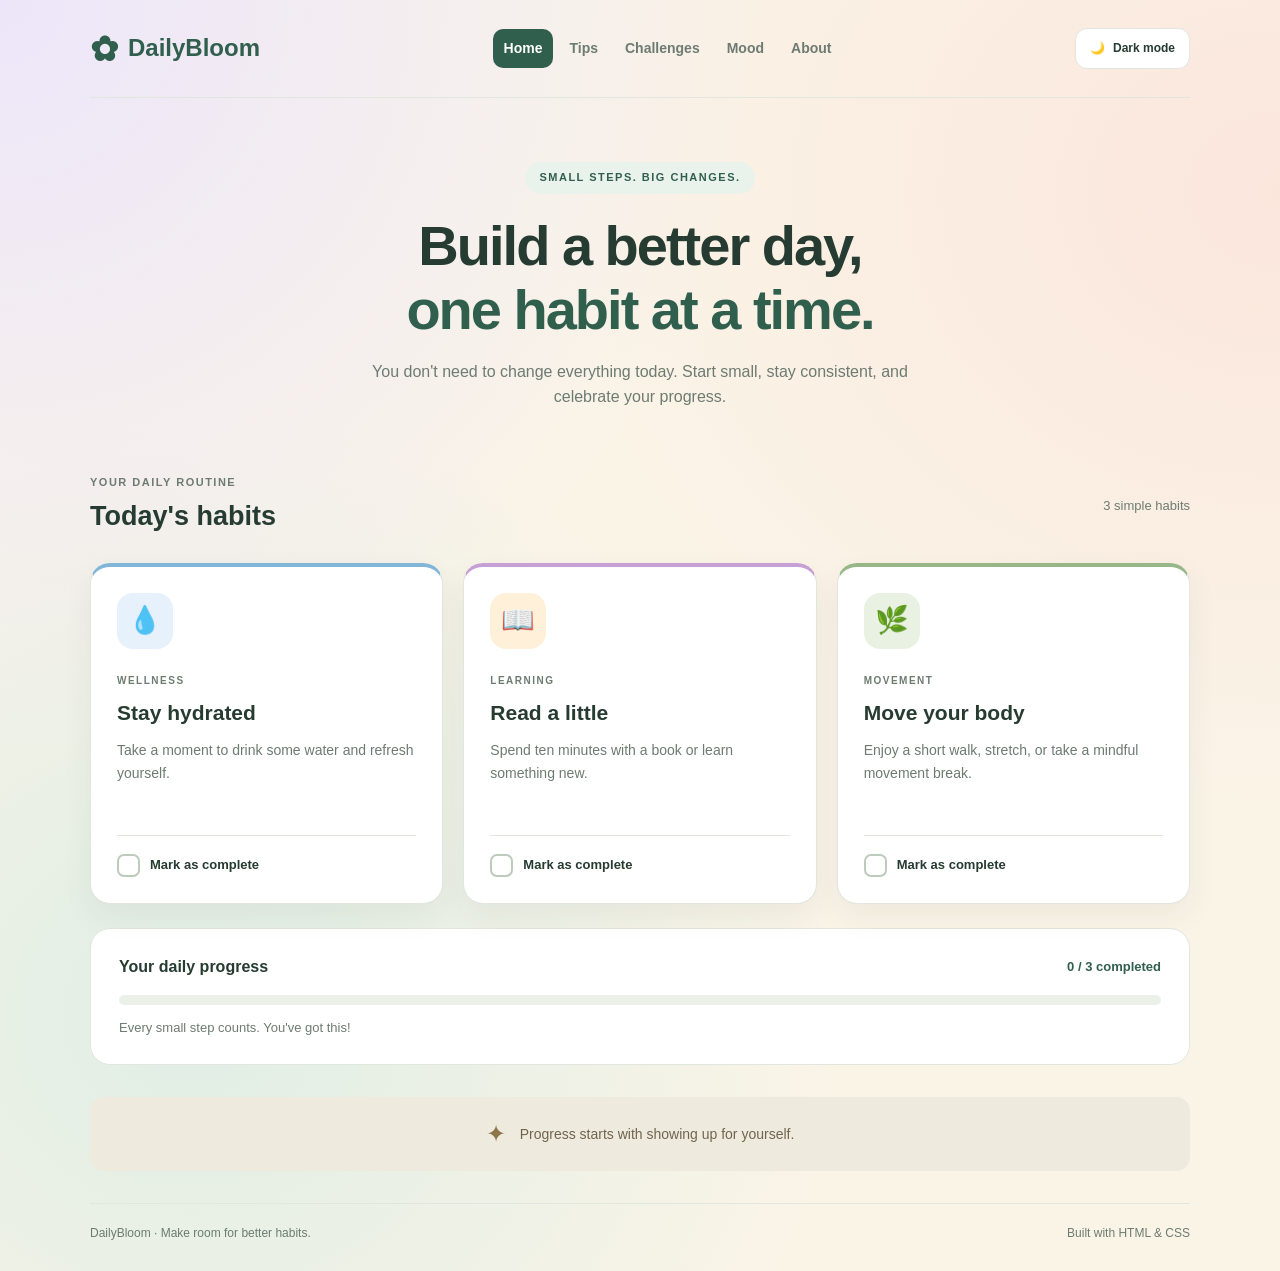
<file: habit-tracker/index.html>
<!DOCTYPE html>
<html lang="en">
<head>
  <meta charset="UTF-8">

  <meta name="viewport" content="width=device-width, initial-scale=1.0">

  <meta
    name="description"
    content="A simple daily habit tracker built with HTML and CSS."
  >

  <title>DailyBloom | Habit Tracker</title>

  <link rel="stylesheet" href="style.css">
</head>

<body>
  <div class="app">

    <header class="header">
  <a class="logo" href="./index.html">
    <span class="logo-icon" aria-hidden="true">✿</span>
    DailyBloom
  </a>

  <nav class="navigation" aria-label="Main navigation">
  <a href="./index.html" aria-current="page">Home</a>
  <a href="./tips.html">Tips</a>
  <a href="./challenges.html">Challenges</a>
  <a href="./mood.html">Mood</a>
  <a href="./about.html">About</a>
</nav>


<button
  class="theme-toggle"
  id="theme-toggle"
  type="button"
  aria-label="Toggle dark mode"
  aria-pressed="false"
>
  <span id="theme-icon" aria-hidden="true">🌙</span>
  <span id="theme-text">Dark mode</span>
</button>
</header>

    <main>
      <section class="hero" aria-labelledby="hero-title">
        <span class="badge">SMALL STEPS. BIG CHANGES.</span>

        <h1 id="hero-title">
          Build a better day,<br>
          <span>one habit at a time.</span>
        </h1>

        <p class="hero-description">
          You don't need to change everything today.
          Start small, stay consistent, and celebrate your progress.
        </p>
      </section>

      <section class="tracker" id="habits" aria-labelledby="habits-title">

        <div class="section-heading">
          <div>
            <p class="section-label">YOUR DAILY ROUTINE</p>
            <h2 id="habits-title">Today's habits</h2>
          </div>

          <span class="routine-count">3 simple habits</span>
        </div>

        <div class="habit-grid">

          <article class="habit-card">
            <span class="habit-icon water" aria-hidden="true">💧</span>

            <p class="category">WELLNESS</p>

            <h3>Stay hydrated</h3>

            <p class="habit-description">
              Take a moment to drink some water and refresh yourself.
            </p>

            <label class="habit-control">
              <input
                type="checkbox"
                id="water-habit"
                name="water-habit"
              >

              <span class="custom-checkbox" aria-hidden="true"></span>

              <span class="control-text">
                Mark as complete
              </span>
            </label>
          </article>

          <article class="habit-card">
            <span class="habit-icon reading" aria-hidden="true">📖</span>

            <p class="category">LEARNING</p>

            <h3>Read a little</h3>

            <p class="habit-description">
              Spend ten minutes with a book or learn something new.
            </p>

            <label class="habit-control">
              <input
                type="checkbox"
                id="reading-habit"
                name="reading-habit"
              >

              <span class="custom-checkbox" aria-hidden="true"></span>

              <span class="control-text">
                Mark as complete
              </span>
            </label>
          </article>

          <article class="habit-card">
            <span class="habit-icon movement" aria-hidden="true">🌿</span>

            <p class="category">MOVEMENT</p>

            <h3>Move your body</h3>

            <p class="habit-description">
              Enjoy a short walk, stretch, or take a mindful movement break.
            </p>

            <label class="habit-control">
              <input
                type="checkbox"
                id="movement-habit"
                name="movement-habit"
              >

              <span class="custom-checkbox" aria-hidden="true"></span>

              <span class="control-text">
                Mark as complete
              </span>
            </label>
          </article>

        </div>

        <div class="progress-panel">
          <div class="progress-heading">
            <h3>Your daily progress</h3>

            <span class="progress-count">
              <span class="count-zero">0 / 3 completed</span>
              <span class="count-one">1 / 3 completed</span>
              <span class="count-two">2 / 3 completed</span>
              <span class="count-three">3 / 3 completed</span>
            </span>
          </div>

          <div class="progress-track" aria-hidden="true">
            <div class="progress-fill"></div>
          </div>

          <p class="progress-message">
            Every small step counts. You've got this!
          </p>
        </div>

      </section>

      <aside class="quote-panel" aria-label="Daily encouragement">
        <span class="quote-icon" aria-hidden="true">✦</span>

        <p>
          Progress starts with showing up for yourself.
        </p>
      </aside>
    </main>

    <footer class="footer">
      <p>DailyBloom · Make room for better habits.</p>
      <span>Built with HTML &amp; CSS</span>
    </footer>

  </div>
  <script src="./theme.js"></script>
</body>
</html>
</file>
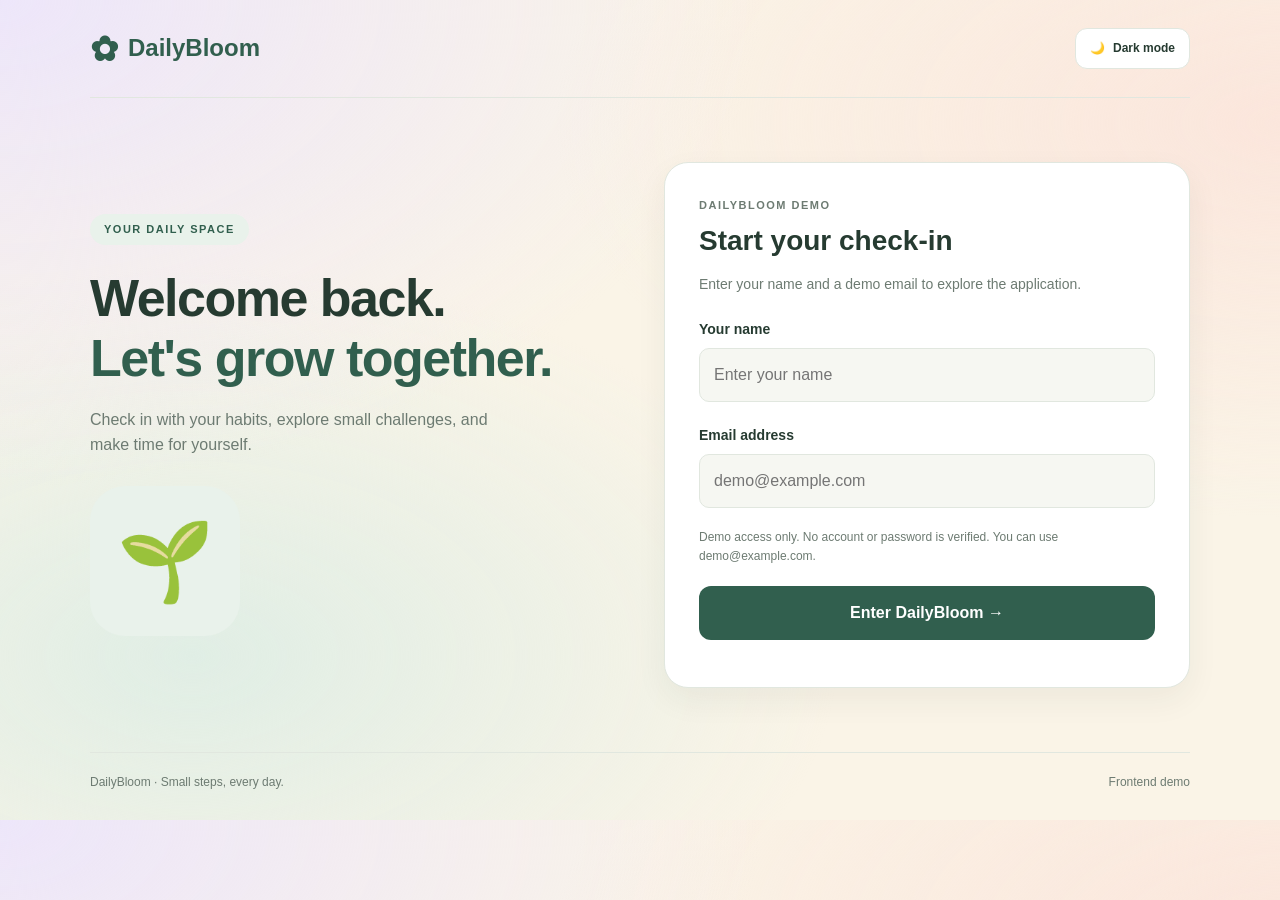
<file: habit-tracker/habit-tracker/index.html>
<!DOCTYPE html>
<html lang="en">
<head>
  <meta charset="UTF-8">

  <meta name="viewport" content="width=device-width, initial-scale=1.0">

  <meta
    name="description"
    content="A simple daily habit tracker built with HTML and CSS."
  >

  <title>DailyBloom | Habit Tracker</title>

  <link rel="stylesheet" href="style.css">
</head>

<body>
  <div class="app">

    <header class="header">
  <a class="logo" href="./index.html">
    <span class="logo-icon" aria-hidden="true">✿</span>
    DailyBloom
  </a>

  <div class="account-controls">
  <span>
    Hi, <strong data-user-name>friend</strong>
  </span>

  <button
    class="logout-button"
    type="button"
    data-logout
  >
    Logout
  </button>
</div>
  <nav class="navigation" aria-label="Main navigation">
  <a href="./index.html" aria-current="page">Home</a>
  <a href="./tips.html">Tips</a>
  <a href="./challenges.html">Challenges</a>
  <a href="./mood.html">Mood</a>
  <a href="./about.html">About</a>
</nav>


<button
  class="theme-toggle"
  id="theme-toggle"
  type="button"
  aria-label="Toggle dark mode"
  aria-pressed="false"
>
  <span id="theme-icon" aria-hidden="true">🌙</span>
  <span id="theme-text">Dark mode</span>
</button>


</header>

    <main>
      <section class="hero" aria-labelledby="hero-title">
        <span class="badge">SMALL STEPS. BIG CHANGES.</span>

        <h1 id="hero-title">
          Build a better day,<br>
          <span>one habit at a time.</span>
        </h1>

        <p class="hero-description">
          You don't need to change everything today.
          Start small, stay consistent, and celebrate your progress.
        </p>
      </section>

      <section class="tracker" id="habits" aria-labelledby="habits-title">

        <div class="section-heading">
          <div>
            <p class="section-label">YOUR DAILY ROUTINE</p>
            <h2 id="habits-title">Today's habits</h2>
          </div>

          <span class="routine-count">3 simple habits</span>
        </div>

        <div class="habit-grid">

          <article class="habit-card">
            <span class="habit-icon water" aria-hidden="true">💧</span>

            <p class="category">WELLNESS</p>

            <h3>Stay hydrated</h3>

            <p class="habit-description">
              Take a moment to drink some water and refresh yourself.
            </p>

            <label class="habit-control">
              <input
                type="checkbox"
                id="water-habit"
                name="water-habit"
              >

              <span class="custom-checkbox" aria-hidden="true"></span>

              <span class="control-text">
                Mark as complete
              </span>
            </label>
          </article>

          <article class="habit-card">
            <span class="habit-icon reading" aria-hidden="true">📖</span>

            <p class="category">LEARNING</p>

            <h3>Read a little</h3>

            <p class="habit-description">
              Spend ten minutes with a book or learn something new.
            </p>

            <label class="habit-control">
              <input
                type="checkbox"
                id="reading-habit"
                name="reading-habit"
              >

              <span class="custom-checkbox" aria-hidden="true"></span>

              <span class="control-text">
                Mark as complete
              </span>
            </label>
          </article>

          <article class="habit-card">
            <span class="habit-icon movement" aria-hidden="true">🌿</span>

            <p class="category">MOVEMENT</p>

            <h3>Move your body</h3>

            <p class="habit-description">
              Enjoy a short walk, stretch, or take a mindful movement break.
            </p>

            <label class="habit-control">
              <input
                type="checkbox"
                id="movement-habit"
                name="movement-habit"
              >

              <span class="custom-checkbox" aria-hidden="true"></span>

              <span class="control-text">
                Mark as complete
              </span>
            </label>
          </article>

        </div>

        <div class="progress-panel">
          <div class="progress-heading">
            <h3>Your daily progress</h3>

            <span class="progress-count">
              <span class="count-zero">0 / 3 completed</span>
              <span class="count-one">1 / 3 completed</span>
              <span class="count-two">2 / 3 completed</span>
              <span class="count-three">3 / 3 completed</span>
            </span>
          </div>

          <div class="progress-track" aria-hidden="true">
            <div class="progress-fill"></div>
          </div>

          <p class="progress-message">
            Every small step counts. You've got this!
          </p>
        </div>

      </section>

      <aside class="quote-panel" aria-label="Daily encouragement">
        <span class="quote-icon" aria-hidden="true">✦</span>

        <p>
          Progress starts with showing up for yourself.
        </p>
      </aside>
    </main>

    <footer class="footer">
      <p>DailyBloom · Make room for better habits.</p>
      <span>Built with HTML &amp; CSS</span>
    </footer>

  </div>
  

  <script src="./theme.js"></script>
<script src="./session.js"></script>
</body>
</html>
</file>
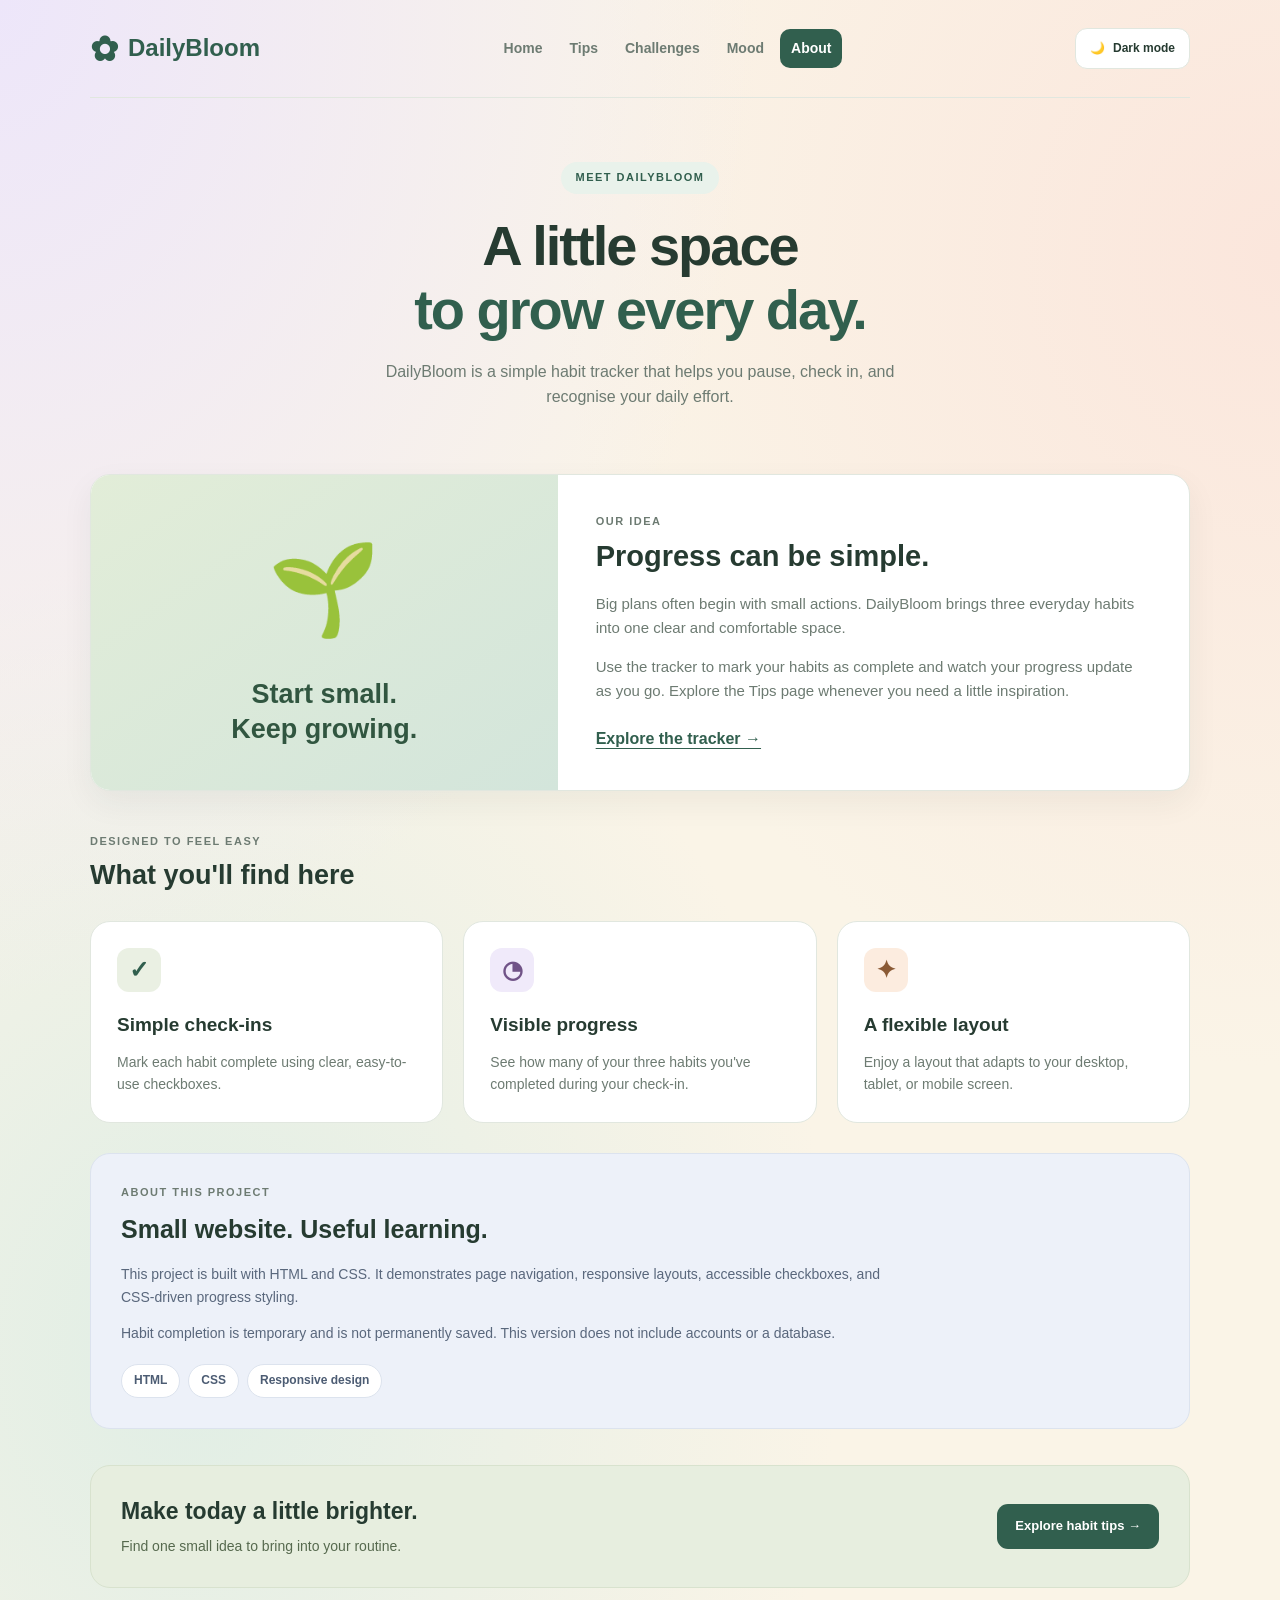
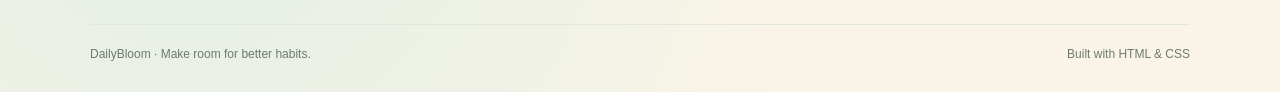
<file: habit-tracker/about.html>
<!DOCTYPE html>
<html lang="en">
<head>
  <meta charset="UTF-8">

  <meta name="viewport" content="width=device-width, initial-scale=1.0">

  <meta
    name="description"
    content="Learn about DailyBloom, a simple habit tracker built with HTML and CSS."
  >

  <title>About | DailyBloom</title>

  <link rel="stylesheet" href="./style.css">
</head>

<body>
  <div class="app">

    <header class="header">
      <a class="logo" href="./index.html">
        <span class="logo-icon" aria-hidden="true">✿</span>
        DailyBloom
      </a>

      <nav class="navigation" aria-label="Main navigation">
  <a href="./index.html">Home</a>
  <a href="./tips.html">Tips</a>
  <a href="./challenges.html">Challenges</a>
  <a href="./mood.html">Mood</a>
  <a href="./about.html" aria-current="page">About</a>
</nav>

<button
  class="theme-toggle"
  id="theme-toggle"
  type="button"
  aria-label="Toggle dark mode"
  aria-pressed="false"
>
  <span id="theme-icon" aria-hidden="true">🌙</span>
  <span id="theme-text">Dark mode</span>
</button>
    </header>

    <main>
      <section class="hero" aria-labelledby="about-title">
        <span class="badge">MEET DAILYBLOOM</span>

        <h1 id="about-title">
          A little space<br>
          <span>to grow every day.</span>
        </h1>

        <p class="hero-description">
          DailyBloom is a simple habit tracker that helps you
          pause, check in, and recognise your daily effort.
        </p>
      </section>

      <section class="story-panel" aria-labelledby="story-title">
        <div class="story-art" aria-hidden="true">
          <span>🌱</span>
          <p>Start small.<br>Keep growing.</p>
        </div>

        <div class="story-content">
          <p class="section-label">OUR IDEA</p>

          <h2 id="story-title">Progress can be simple.</h2>

          <p>
            Big plans often begin with small actions.
            DailyBloom brings three everyday habits into
            one clear and comfortable space.
          </p>

          <p>
            Use the tracker to mark your habits as complete
            and watch your progress update as you go.
            Explore the Tips page whenever you need a little inspiration.
          </p>

          <a class="text-link" href="./index.html">
            Explore the tracker →
          </a>
        </div>
      </section>

      <section class="features-section" aria-labelledby="features-title">
        <div class="section-heading">
          <div>
            <p class="section-label">DESIGNED TO FEEL EASY</p>
            <h2 id="features-title">What you'll find here</h2>
          </div>
        </div>

        <div class="feature-grid">

          <article class="feature-card">
            <span class="feature-icon" aria-hidden="true">✓</span>
            <h3>Simple check-ins</h3>
            <p>
              Mark each habit complete using clear,
              easy-to-use checkboxes.
            </p>
          </article>

          <article class="feature-card">
            <span class="feature-icon" aria-hidden="true">◔</span>
            <h3>Visible progress</h3>
            <p>
              See how many of your three habits
              you've completed during your check-in.
            </p>
          </article>

          <article class="feature-card">
            <span class="feature-icon" aria-hidden="true">✦</span>
            <h3>A flexible layout</h3>
            <p>
              Enjoy a layout that adapts to your
              desktop, tablet, or mobile screen.
            </p>
          </article>

        </div>
      </section>

      <section class="project-note" aria-labelledby="project-title">
        <p class="section-label">ABOUT THIS PROJECT</p>

        <h2 id="project-title">Small website. Useful learning.</h2>

        <p>
          This project is built with HTML and CSS.
          It demonstrates page navigation, responsive layouts,
          accessible checkboxes, and CSS-driven progress styling.
        </p>

        <p>
          Habit completion is temporary and is not permanently saved.
          This version does not include accounts or a database.
        </p>

        <div class="technology-tags" aria-label="Technologies used">
          <span>HTML</span>
          <span>CSS</span>
          <span>Responsive design</span>
        </div>
      </section>

      <section class="callout" aria-labelledby="explore-title">
        <div>
          <h2 id="explore-title">Make today a little brighter.</h2>
          <p>Find one small idea to bring into your routine.</p>
        </div>

        <a class="button-link" href="./tips.html">
          Explore habit tips →
        </a>
      </section>
    </main>

    <footer class="footer">
      <p>DailyBloom · Make room for better habits.</p>
      <span>Built with HTML &amp; CSS</span>
    </footer>

  </div>

  <script src="./theme.js"></script>
</body>
</html>
</file>
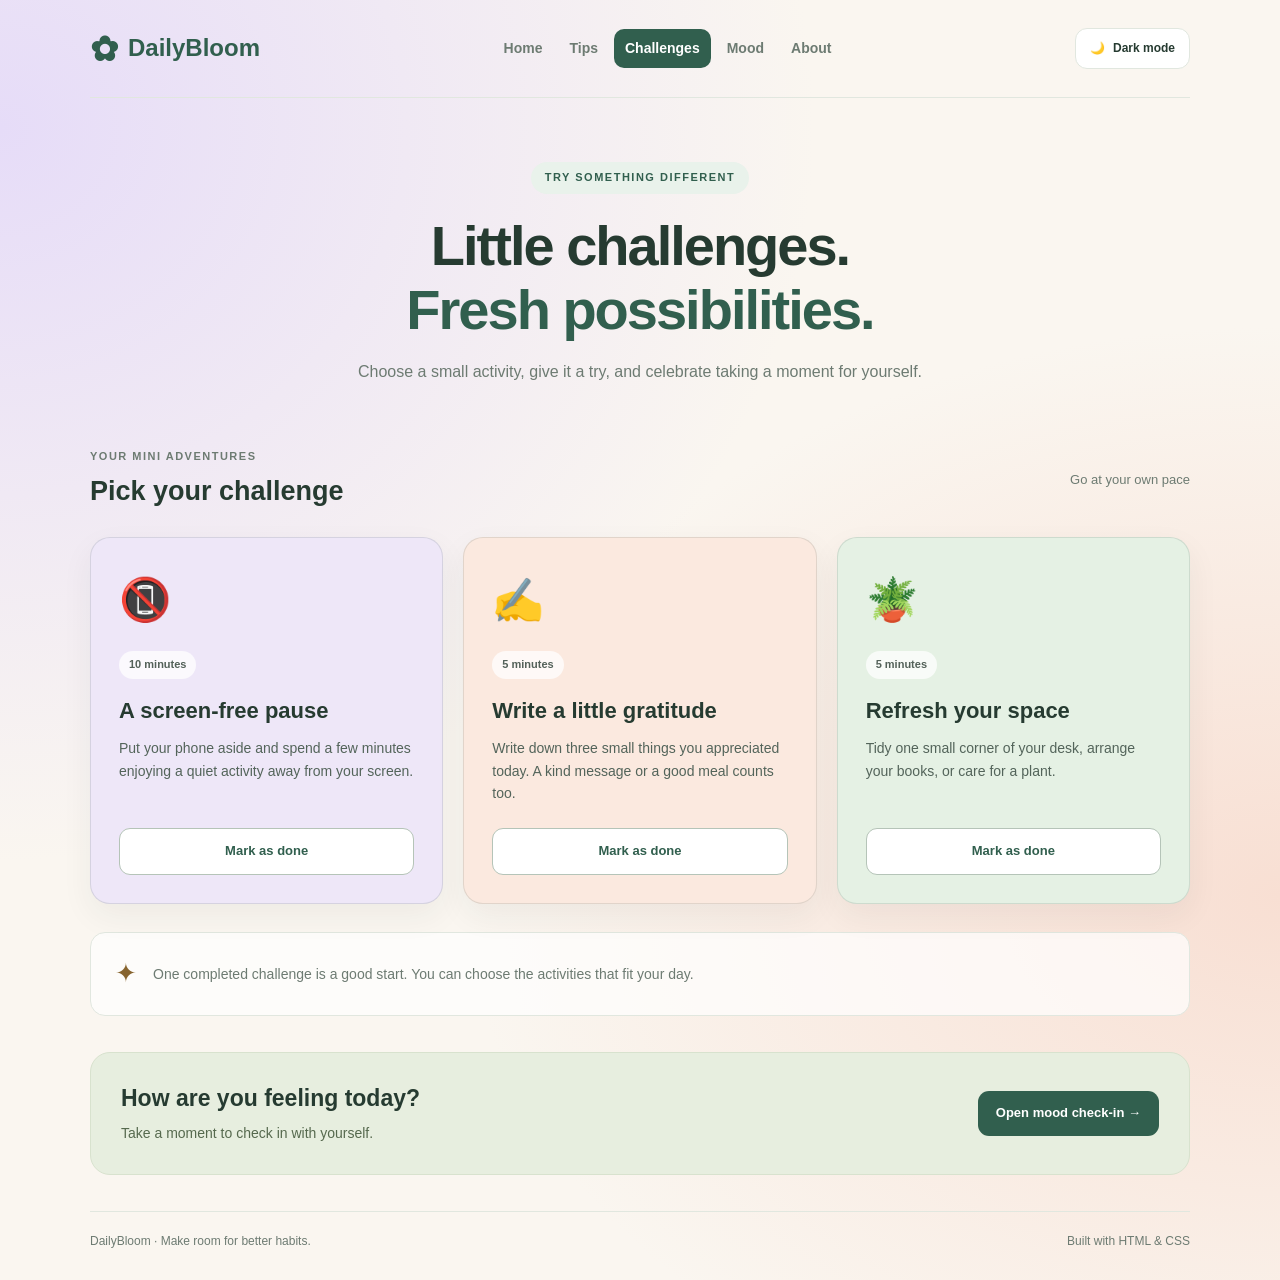
<file: habit-tracker/challenges.html>
<!DOCTYPE html>
<html lang="en">
<head>
  <meta charset="UTF-8">
  <meta name="viewport" content="width=device-width, initial-scale=1.0">

  <meta
    name="description"
    content="Explore small daily challenges with DailyBloom."
  >

  <title>Challenges | DailyBloom</title>
  <link rel="stylesheet" href="./style.css">
</head>

<body class="challenges-page">
  <div class="app">

    <header class="header">
      <a class="logo" href="./index.html">
        <span class="logo-icon" aria-hidden="true">✿</span>
        DailyBloom
      </a>

      <nav class="navigation" aria-label="Main navigation">
        <a href="./index.html">Home</a>
        <a href="./tips.html">Tips</a>
        <a href="./challenges.html" aria-current="page">Challenges</a>
        <a href="./mood.html">Mood</a>
        <a href="./about.html">About</a>
      </nav>

      <button
  class="theme-toggle"
  id="theme-toggle"
  type="button"
  aria-label="Toggle dark mode"
  aria-pressed="false"
>
  <span id="theme-icon" aria-hidden="true">🌙</span>
  <span id="theme-text">Dark mode</span>
</button>
    </header>

    <main>
      <section class="hero" aria-labelledby="challenge-title">
        <span class="badge">TRY SOMETHING DIFFERENT</span>

        <h1 id="challenge-title">
          Little challenges.<br>
          <span>Fresh possibilities.</span>
        </h1>

        <p class="hero-description">
          Choose a small activity, give it a try,
          and celebrate taking a moment for yourself.
        </p>
      </section>

      <section class="challenge-board" aria-labelledby="activities-title">

        <div class="section-heading">
          <div>
            <p class="section-label">YOUR MINI ADVENTURES</p>
            <h2 id="activities-title">Pick your challenge</h2>
          </div>

          <span class="routine-count">Go at your own pace</span>
        </div>

        <div class="challenge-grid">

          <article class="challenge-card challenge-lavender">
            <span class="challenge-symbol" aria-hidden="true">📵</span>
            <span class="challenge-time">10 minutes</span>

            <h3>A screen-free pause</h3>

            <p>
              Put your phone aside and spend a few minutes
              enjoying a quiet activity away from your screen.
            </p>

            <label class="challenge-action">
              <input type="checkbox" name="screen-break">
              <span class="action-default">Mark as done</span>
              <span class="action-complete">✓ Challenge complete</span>
            </label>
          </article>

          <article class="challenge-card challenge-peach">
            <span class="challenge-symbol" aria-hidden="true">✍️</span>
            <span class="challenge-time">5 minutes</span>

            <h3>Write a little gratitude</h3>

            <p>
              Write down three small things you appreciated today.
              A kind message or a good meal counts too.
            </p>

            <label class="challenge-action">
              <input type="checkbox" name="gratitude">
              <span class="action-default">Mark as done</span>
              <span class="action-complete">✓ Challenge complete</span>
            </label>
          </article>

          <article class="challenge-card challenge-mint">
            <span class="challenge-symbol" aria-hidden="true">🪴</span>
            <span class="challenge-time">5 minutes</span>

            <h3>Refresh your space</h3>

            <p>
              Tidy one small corner of your desk,
              arrange your books, or care for a plant.
            </p>

            <label class="challenge-action">
              <input type="checkbox" name="tidy-space">
              <span class="action-default">Mark as done</span>
              <span class="action-complete">✓ Challenge complete</span>
            </label>
          </article>

        </div>

        <div class="challenge-celebration">
          <span aria-hidden="true">🎉</span>

          <div>
            <h3>You completed all three!</h3>
            <p>Take a moment to recognise your effort today.</p>
          </div>
        </div>

      </section>

      <aside class="gentle-note">
        <span aria-hidden="true">✦</span>
        <p>
          One completed challenge is a good start.
          You can choose the activities that fit your day.
        </p>
      </aside>

      <section class="callout" aria-labelledby="check-in-title">
        <div>
          <h2 id="check-in-title">How are you feeling today?</h2>
          <p>Take a moment to check in with yourself.</p>
        </div>

        <a class="button-link" href="./mood.html">
          Open mood check-in →
        </a>
      </section>
    </main>

    <footer class="footer">
      <p>DailyBloom · Make room for better habits.</p>
      <span>Built with HTML &amp; CSS</span>
    </footer>

  </div>
<script src="./theme.js"></script>
</body>
</html>
</file>
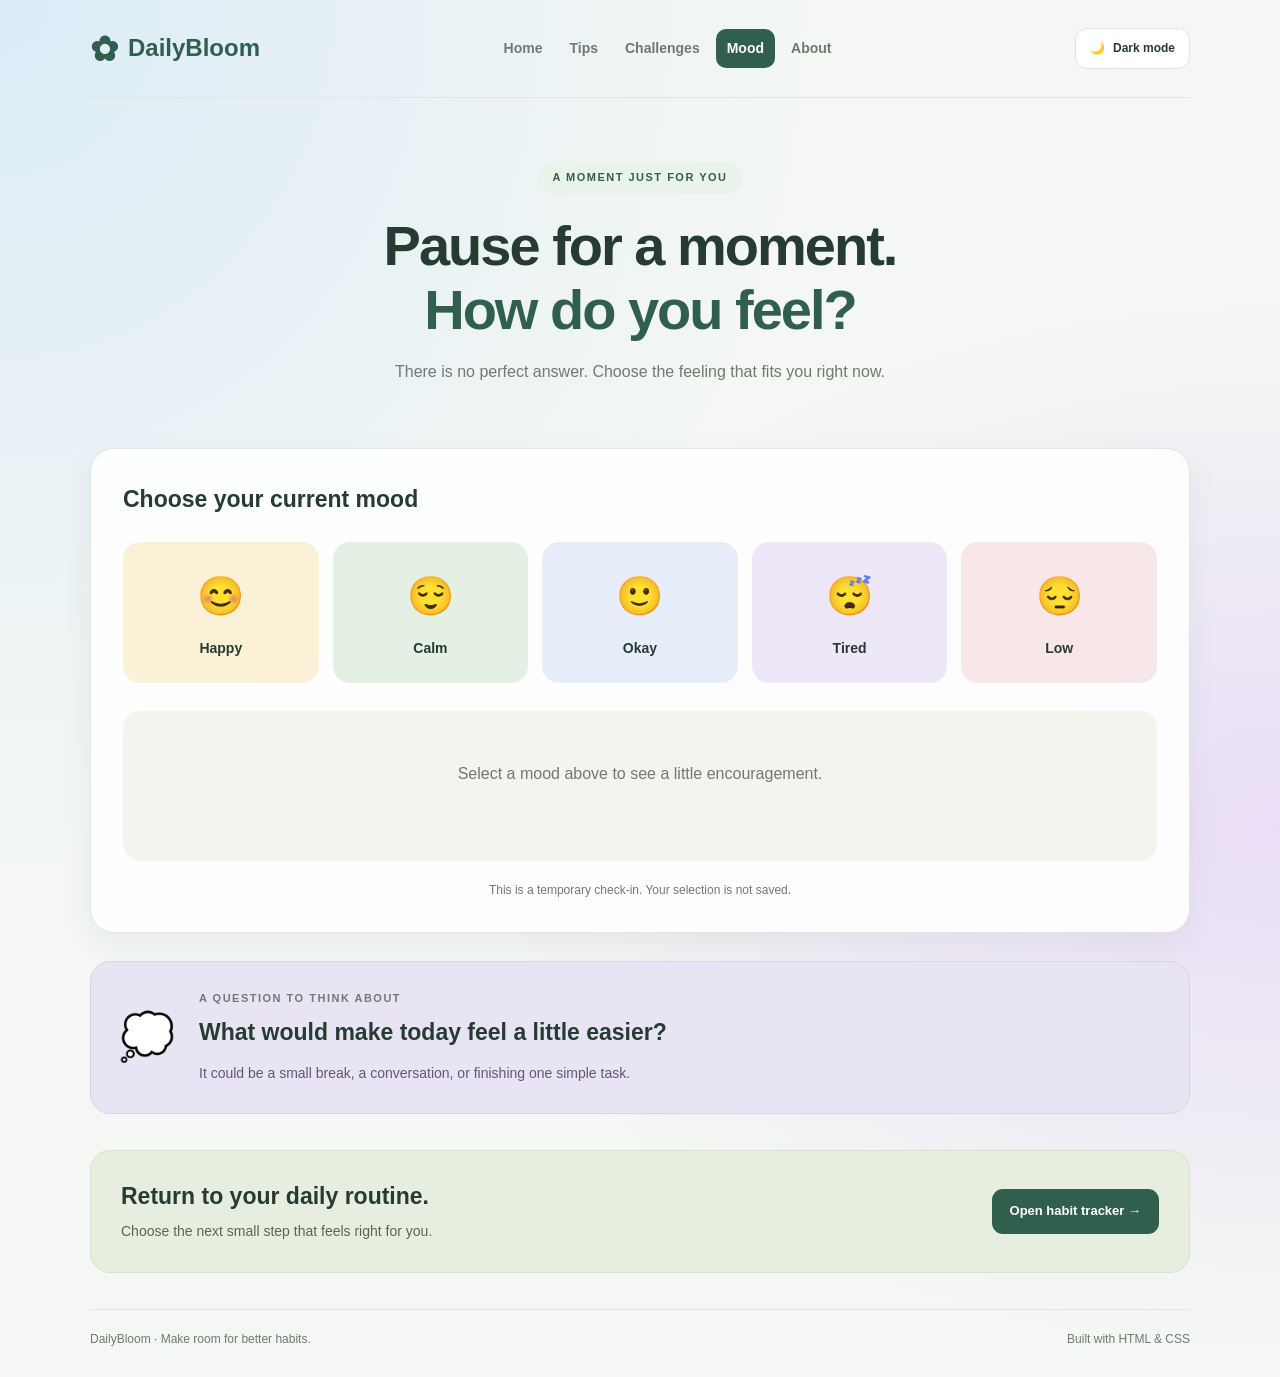
<file: habit-tracker/mood.html>
<!DOCTYPE html>
<html lang="en">
<head>
  <meta charset="UTF-8">
  <meta name="viewport" content="width=device-width, initial-scale=1.0">

  <meta
    name="description"
    content="Pause and reflect with DailyBloom's simple mood check-in."
  >

  <title>Mood Check-in | DailyBloom</title>
  <link rel="stylesheet" href="./style.css">
</head>

<body class="mood-page">
  <div class="app">

    <header class="header">
      <a class="logo" href="./index.html">
        <span class="logo-icon" aria-hidden="true">✿</span>
        DailyBloom
      </a>

      <nav class="navigation" aria-label="Main navigation">
        <a href="./index.html">Home</a>
        <a href="./tips.html">Tips</a>
        <a href="./challenges.html">Challenges</a>
        <a href="./mood.html" aria-current="page">Mood</a>
        <a href="./about.html">About</a>
      </nav>
      <button
  class="theme-toggle"
  id="theme-toggle"
  type="button"
  aria-label="Toggle dark mode"
  aria-pressed="false"
>
  <span id="theme-icon" aria-hidden="true">🌙</span>
  <span id="theme-text">Dark mode</span>
</button>
    </header>

    <main>
      <section class="hero" aria-labelledby="mood-title">
        <span class="badge">A MOMENT JUST FOR YOU</span>

        <h1 id="mood-title">
          Pause for a moment.<br>
          <span>How do you feel?</span>
        </h1>

        <p class="hero-description">
          There is no perfect answer.
          Choose the feeling that fits you right now.
        </p>
      </section>

      <section class="mood-panel" aria-labelledby="choose-title">

        <fieldset class="mood-fieldset">
          <legend id="choose-title">Choose your current mood</legend>

          <div class="mood-options">

            <label class="mood-option">
              <input type="radio" name="mood" id="mood-happy" value="happy">

              <span class="mood-tile">
                <span class="mood-emoji" aria-hidden="true">😊</span>
                <span class="mood-name">Happy</span>
              </span>
            </label>

            <label class="mood-option">
              <input type="radio" name="mood" id="mood-calm" value="calm">

              <span class="mood-tile">
                <span class="mood-emoji" aria-hidden="true">😌</span>
                <span class="mood-name">Calm</span>
              </span>
            </label>

            <label class="mood-option">
              <input type="radio" name="mood" id="mood-okay" value="okay">

              <span class="mood-tile">
                <span class="mood-emoji" aria-hidden="true">🙂</span>
                <span class="mood-name">Okay</span>
              </span>
            </label>

            <label class="mood-option">
              <input type="radio" name="mood" id="mood-tired" value="tired">

              <span class="mood-tile">
                <span class="mood-emoji" aria-hidden="true">😴</span>
                <span class="mood-name">Tired</span>
              </span>
            </label>

            <label class="mood-option">
              <input type="radio" name="mood" id="mood-low" value="low">

              <span class="mood-tile">
                <span class="mood-emoji" aria-hidden="true">😔</span>
                <span class="mood-name">Low</span>
              </span>
            </label>

          </div>
        </fieldset>

        <div class="mood-feedback">

          <p class="mood-placeholder">
            Select a mood above to see a little encouragement.
          </p>

          <div class="mood-response response-happy">
            <h2>Enjoy your bright moment ☀️</h2>
            <p>
              Make room for something you enjoy,
              or write down what made you smile today.
            </p>
          </div>

          <div class="mood-response response-calm">
            <h2>Make space for this calm 🌿</h2>
            <p>
              Enjoy a quiet moment, a favourite song,
              or a few pages of a book.
            </p>
          </div>

          <div class="mood-response response-okay">
            <h2>An ordinary day counts too 🌤️</h2>
            <p>
              You don't need to do everything.
              Choose one manageable thing for your day.
            </p>
          </div>

          <div class="mood-response response-tired">
            <h2>You can take it gently 🌙</h2>
            <p>
              If you can, make room for a comfortable pause.
              Your routine can wait for a quieter moment.
            </p>
          </div>

          <div class="mood-response response-low">
            <h2>Be kind to yourself today 💛</h2>
            <p>
              You don't have to force a productive day.
              Consider a comforting activity or talking
              with someone you trust.
            </p>
          </div>

        </div>

        <p class="mood-storage-note">
          This is a temporary check-in. Your selection is not saved.
        </p>

      </section>

      <section class="reflection-panel" aria-labelledby="reflection-title">
        <span class="reflection-symbol" aria-hidden="true">💭</span>

        <div>
          <p class="section-label">A QUESTION TO THINK ABOUT</p>

          <h2 id="reflection-title">
            What would make today feel a little easier?
          </h2>

          <p>
            It could be a small break, a conversation,
            or finishing one simple task.
          </p>
        </div>
      </section>

      <section class="callout" aria-labelledby="routine-title">
        <div>
          <h2 id="routine-title">Return to your daily routine.</h2>
          <p>Choose the next small step that feels right for you.</p>
        </div>

        <a class="button-link" href="./index.html#habits">
          Open habit tracker →
        </a>
      </section>
    </main>

    <footer class="footer">
      <p>DailyBloom · Make room for better habits.</p>
      <span>Built with HTML &amp; CSS</span>
    </footer>

  </div>
  <script src="./theme.js"></script>
</body>
</html>
</file>
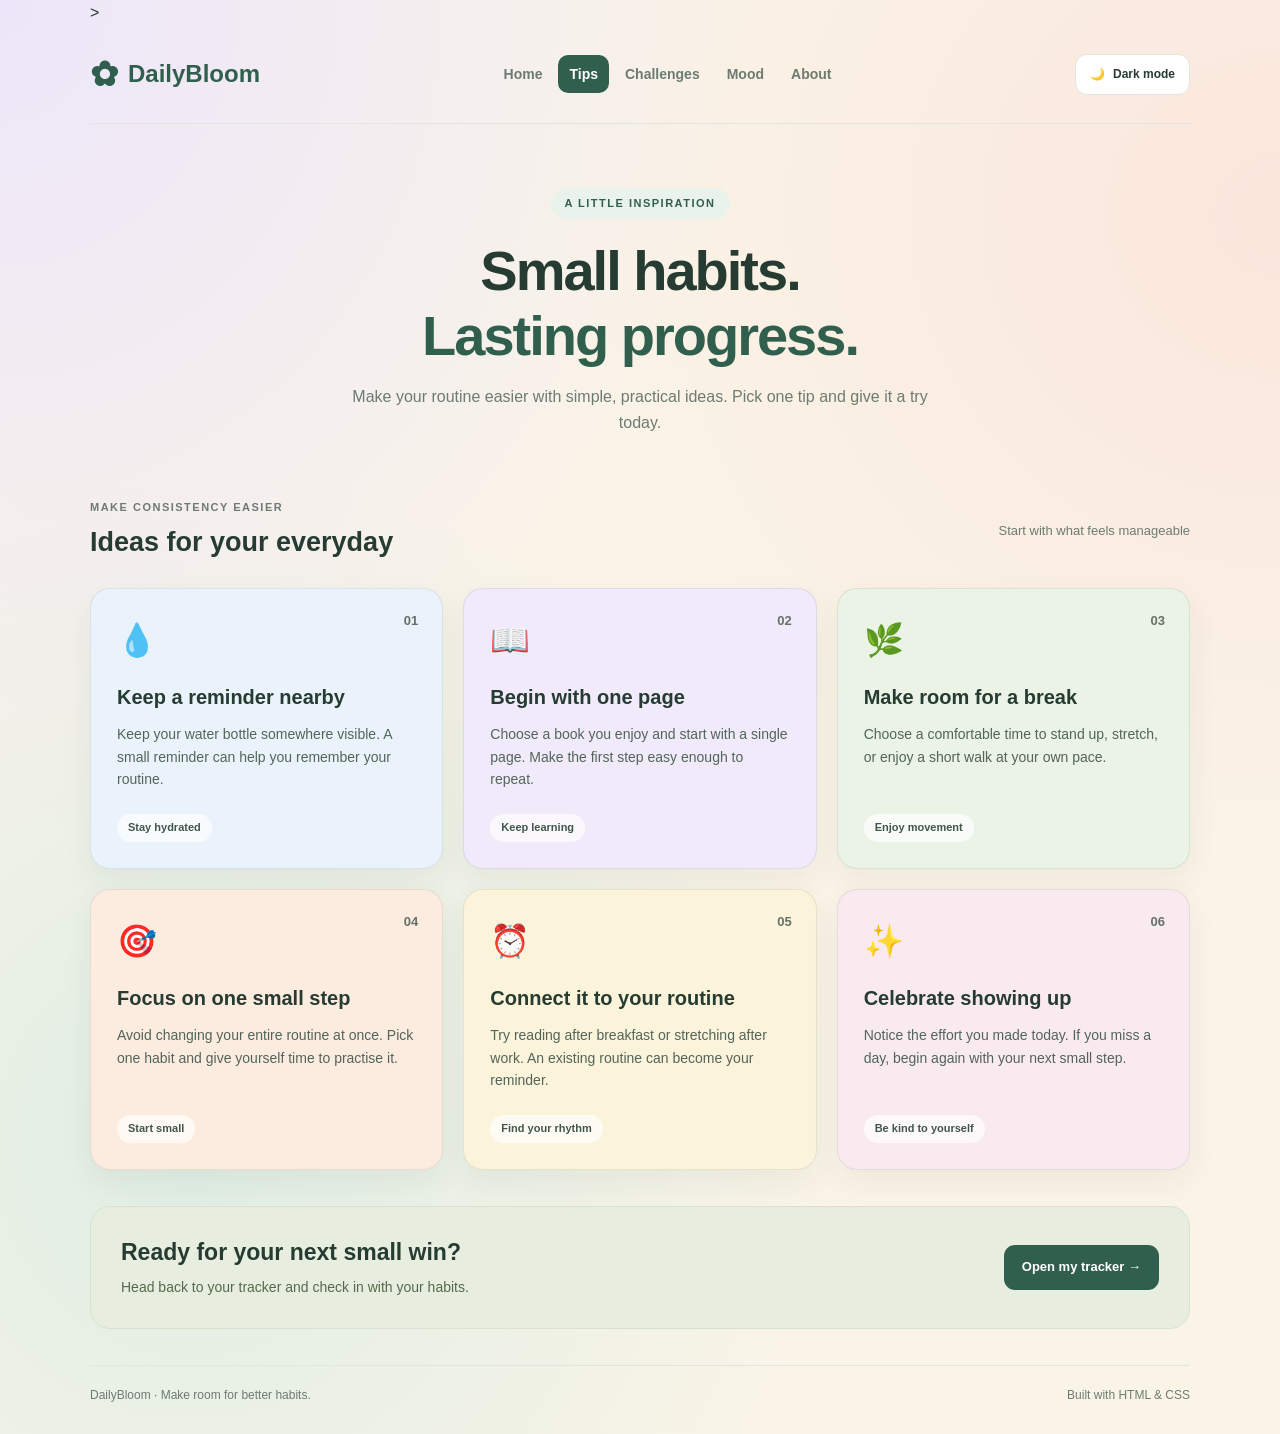
<file: habit-tracker/tips.html>
<!DOCTYPE html>
<html lang="en">
<head>
  <meta charset="UTF-8">

  <meta name="viewport" content="width=device-width, initial-scale=1.0">

  <meta
    name="description"
    content="Simple ideas to build consistent daily habits with DailyBloom."
  >

  <title>Habit Tips | DailyBloom</title>

  <link rel="stylesheet" href="./style.css">
</head>

<body>
  <div class="app">

  ><header class="header">
  <a class="logo" href="./index.html">
    <span class="logo-icon" aria-hidden="true">✿</span>
    DailyBloom
  </a>

  <nav class="navigation" aria-label="Main navigation">
    <!-- Apne existing navigation links same rakho -->
     
  <a href="./index.html">Home</a>
  <a href="./tips.html" aria-current="page">Tips</a>
  <a href="./challenges.html">Challenges</a>
  <a href="./mood.html">Mood</a>
  <a href="./about.html">About</a>

  </nav>

  <button
    class="theme-toggle"
    id="theme-toggle"
    type="button"
    aria-label="Toggle dark mode"
    aria-pressed="false"
  >
    <span id="theme-icon" aria-hidden="true">🌙</span>
    <span id="theme-text">Dark mode</span>
  </button>
</header>

    <main>
      <section class="hero" aria-labelledby="tips-title">
        <span class="badge">A LITTLE INSPIRATION</span>

        <h1 id="tips-title">
          Small habits.<br>
          <span>Lasting progress.</span>
        </h1>

        <p class="hero-description">
          Make your routine easier with simple, practical ideas.
          Pick one tip and give it a try today.
        </p>
      </section>

      <section aria-labelledby="ideas-title">
        <div class="section-heading">
          <div>
            <p class="section-label">MAKE CONSISTENCY EASIER</p>
            <h2 id="ideas-title">Ideas for your everyday</h2>
          </div>

          <span class="routine-count">Start with what feels manageable</span>
        </div>

        <div class="tip-grid">

          <article class="tip-card tip-blue">
            <span class="tip-number">01</span>
            <span class="tip-emoji" aria-hidden="true">💧</span>

            <h3>Keep a reminder nearby</h3>

            <p>
              Keep your water bottle somewhere visible.
              A small reminder can help you remember your routine.
            </p>

            <span class="tip-tag">Stay hydrated</span>
          </article>

          <article class="tip-card tip-purple">
            <span class="tip-number">02</span>
            <span class="tip-emoji" aria-hidden="true">📖</span>

            <h3>Begin with one page</h3>

            <p>
              Choose a book you enjoy and start with a single page.
              Make the first step easy enough to repeat.
            </p>

            <span class="tip-tag">Keep learning</span>
          </article>

          <article class="tip-card tip-green">
            <span class="tip-number">03</span>
            <span class="tip-emoji" aria-hidden="true">🌿</span>

            <h3>Make room for a break</h3>

            <p>
              Choose a comfortable time to stand up, stretch,
              or enjoy a short walk at your own pace.
            </p>

            <span class="tip-tag">Enjoy movement</span>
          </article>

          <article class="tip-card tip-peach">
            <span class="tip-number">04</span>
            <span class="tip-emoji" aria-hidden="true">🎯</span>

            <h3>Focus on one small step</h3>

            <p>
              Avoid changing your entire routine at once.
              Pick one habit and give yourself time to practise it.
            </p>

            <span class="tip-tag">Start small</span>
          </article>

          <article class="tip-card tip-yellow">
            <span class="tip-number">05</span>
            <span class="tip-emoji" aria-hidden="true">⏰</span>

            <h3>Connect it to your routine</h3>

            <p>
              Try reading after breakfast or stretching after work.
              An existing routine can become your reminder.
            </p>

            <span class="tip-tag">Find your rhythm</span>
          </article>

          <article class="tip-card tip-pink">
            <span class="tip-number">06</span>
            <span class="tip-emoji" aria-hidden="true">✨</span>

            <h3>Celebrate showing up</h3>

            <p>
              Notice the effort you made today.
              If you miss a day, begin again with your next small step.
            </p>

            <span class="tip-tag">Be kind to yourself</span>
          </article>

        </div>
      </section>

      <section class="callout" aria-labelledby="start-title">
        <div>
          <h2 id="start-title">Ready for your next small win?</h2>
          <p>Head back to your tracker and check in with your habits.</p>
        </div>

        <a class="button-link" href="./index.html#habits">
          Open my tracker →
        </a>
      </section>
    </main>

    <footer class="footer">
      <p>DailyBloom · Make room for better habits.</p>
      <span>Built with HTML &amp; CSS</span>
    </footer>

  </div>
  <script src="./theme.js"></script>
</body>
</html>
</file>
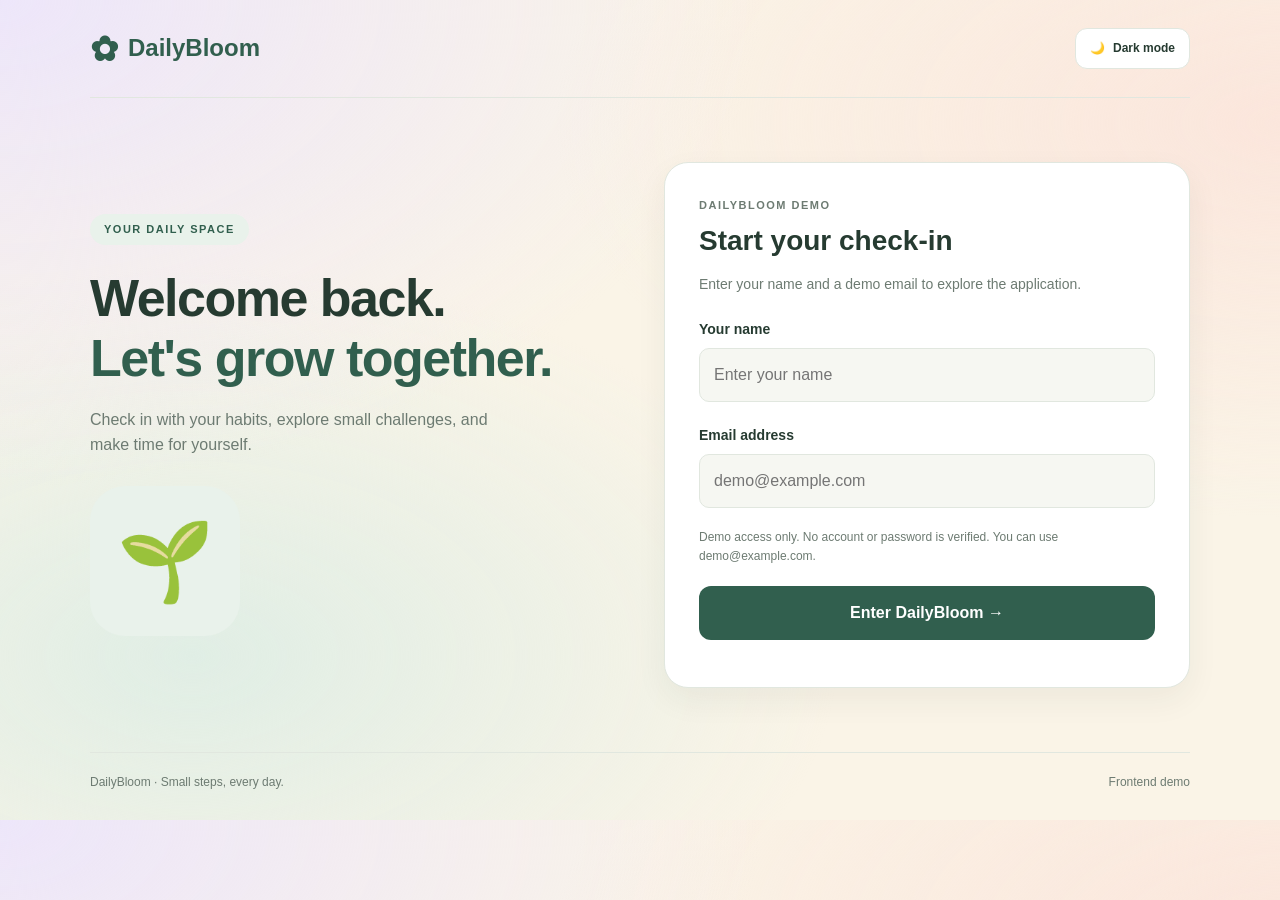
<file: habit-tracker/habit-tracker/about.html>
<!DOCTYPE html>
<html lang="en">
<head>
  <meta charset="UTF-8">

  <meta name="viewport" content="width=device-width, initial-scale=1.0">

  <meta
    name="description"
    content="Learn about DailyBloom, a simple habit tracker built with HTML and CSS."
  >

  <title>About | DailyBloom</title>

  <link rel="stylesheet" href="./style.css">
</head>

<body>
  <div class="app">

    <header class="header">
      <a class="logo" href="./index.html">
        <span class="logo-icon" aria-hidden="true">✿</span>
        DailyBloom
      </a>

      <div class="account-controls">
  <span>
    Hi, <strong data-user-name>friend</strong>
  </span>

  <button
    class="logout-button"
    type="button"
    data-logout
  >
    Logout
  </button>
</div>

      <nav class="navigation" aria-label="Main navigation">
  <a href="./index.html">Home</a>
  <a href="./tips.html">Tips</a>
  <a href="./challenges.html">Challenges</a>
  <a href="./mood.html">Mood</a>
  <a href="./about.html" aria-current="page">About</a>
</nav>

<button
  class="theme-toggle"
  id="theme-toggle"
  type="button"
  aria-label="Toggle dark mode"
  aria-pressed="false"
>
  <span id="theme-icon" aria-hidden="true">🌙</span>
  <span id="theme-text">Dark mode</span>
</button>
    </header>

    <main>
      <section class="hero" aria-labelledby="about-title">
        <span class="badge">MEET DAILYBLOOM</span>

        <h1 id="about-title">
          A little space<br>
          <span>to grow every day.</span>
        </h1>

        <p class="hero-description">
          DailyBloom is a simple habit tracker that helps you
          pause, check in, and recognise your daily effort.
        </p>
      </section>

      <section class="story-panel" aria-labelledby="story-title">
        <div class="story-art" aria-hidden="true">
          <span>🌱</span>
          <p>Start small.<br>Keep growing.</p>
        </div>

        <div class="story-content">
          <p class="section-label">OUR IDEA</p>

          <h2 id="story-title">Progress can be simple.</h2>

          <p>
            Big plans often begin with small actions.
            DailyBloom brings three everyday habits into
            one clear and comfortable space.
          </p>

          <p>
            Use the tracker to mark your habits as complete
            and watch your progress update as you go.
            Explore the Tips page whenever you need a little inspiration.
          </p>

          <a class="text-link" href="./index.html">
            Explore the tracker →
          </a>
        </div>
      </section>

      <section class="features-section" aria-labelledby="features-title">
        <div class="section-heading">
          <div>
            <p class="section-label">DESIGNED TO FEEL EASY</p>
            <h2 id="features-title">What you'll find here</h2>
          </div>
        </div>

        <div class="feature-grid">

          <article class="feature-card">
            <span class="feature-icon" aria-hidden="true">✓</span>
            <h3>Simple check-ins</h3>
            <p>
              Mark each habit complete using clear,
              easy-to-use checkboxes.
            </p>
          </article>

          <article class="feature-card">
            <span class="feature-icon" aria-hidden="true">◔</span>
            <h3>Visible progress</h3>
            <p>
              See how many of your three habits
              you've completed during your check-in.
            </p>
          </article>

          <article class="feature-card">
            <span class="feature-icon" aria-hidden="true">✦</span>
            <h3>A flexible layout</h3>
            <p>
              Enjoy a layout that adapts to your
              desktop, tablet, or mobile screen.
            </p>
          </article>

        </div>
      </section>

      <section class="project-note" aria-labelledby="project-title">
        <p class="section-label">ABOUT THIS PROJECT</p>

        <h2 id="project-title">Small website. Useful learning.</h2>

        <p>
          This project is built with HTML and CSS.
          It demonstrates page navigation, responsive layouts,
          accessible checkboxes, and CSS-driven progress styling.
        </p>

        <p>
          Habit completion is temporary and is not permanently saved.
          This version does not include accounts or a database.
        </p>

        <div class="technology-tags" aria-label="Technologies used">
          <span>HTML</span>
          <span>CSS</span>
          <span>Responsive design</span>
        </div>
      </section>

      <section class="callout" aria-labelledby="explore-title">
        <div>
          <h2 id="explore-title">Make today a little brighter.</h2>
          <p>Find one small idea to bring into your routine.</p>
        </div>

        <a class="button-link" href="./tips.html">
          Explore habit tips →
        </a>
      </section>
    </main>

    <footer class="footer">
      <p>DailyBloom · Make room for better habits.</p>
      <span>Built with HTML &amp; CSS</span>
    </footer>

  </div>

  

  <script src="./theme.js"></script>
<script src="./session.js"></script>
</body>
</html>
</file>
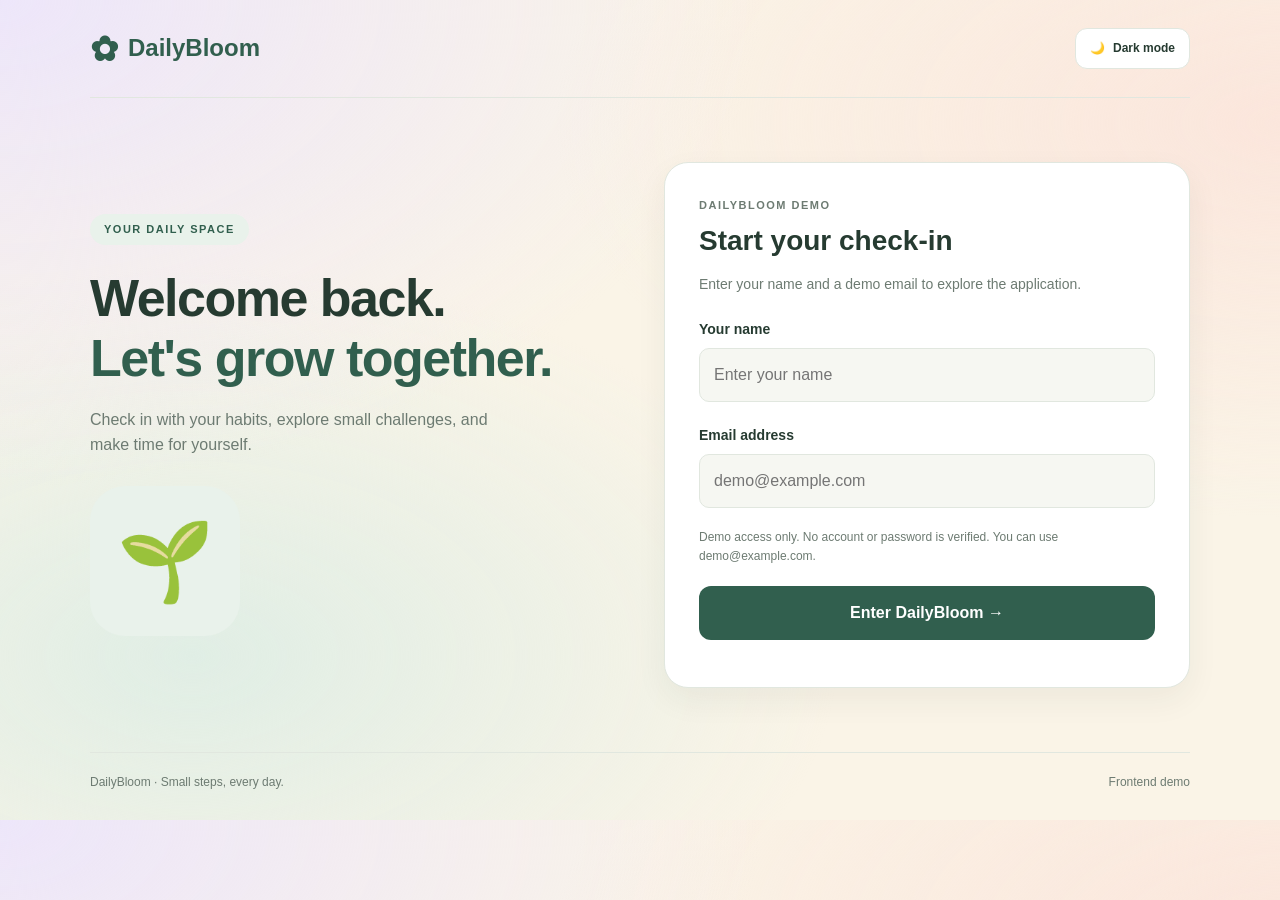
<file: habit-tracker/habit-tracker/challenges.html>
<!DOCTYPE html>
<html lang="en">
<head>
  <meta charset="UTF-8">
  <meta name="viewport" content="width=device-width, initial-scale=1.0">

  <meta
    name="description"
    content="Explore small daily challenges with DailyBloom."
  >

  <title>Challenges | DailyBloom</title>
  <link rel="stylesheet" href="./style.css">
</head>

<body class="challenges-page">
  <div class="app">

    <header class="header">
      <a class="logo" href="./index.html">
        <span class="logo-icon" aria-hidden="true">✿</span>
        DailyBloom
      </a>
     
      <div class="account-controls">
  <span>
    Hi, <strong data-user-name>friend</strong>
  </span>

  <button
    class="logout-button"
    type="button"
    data-logout
  >
    Logout
  </button>
</div>
      <nav class="navigation" aria-label="Main navigation">
        <a href="./index.html">Home</a>
        <a href="./tips.html">Tips</a>
        <a href="./challenges.html" aria-current="page">Challenges</a>
        <a href="./mood.html">Mood</a>
        <a href="./about.html">About</a>
      </nav>

      <button
  class="theme-toggle"
  id="theme-toggle"
  type="button"
  aria-label="Toggle dark mode"
  aria-pressed="false"
>
  <span id="theme-icon" aria-hidden="true">🌙</span>
  <span id="theme-text">Dark mode</span>
</button>
    </header>

    <main>
      <section class="hero" aria-labelledby="challenge-title">
        <span class="badge">TRY SOMETHING DIFFERENT</span>

        <h1 id="challenge-title">
          Little challenges.<br>
          <span>Fresh possibilities.</span>
        </h1>

        <p class="hero-description">
          Choose a small activity, give it a try,
          and celebrate taking a moment for yourself.
        </p>
      </section>

      <section class="challenge-board" aria-labelledby="activities-title">

        <div class="section-heading">
          <div>
            <p class="section-label">YOUR MINI ADVENTURES</p>
            <h2 id="activities-title">Pick your challenge</h2>
          </div>

          <span class="routine-count">Go at your own pace</span>
        </div>

        <div class="challenge-grid">

          <article class="challenge-card challenge-lavender">
            <span class="challenge-symbol" aria-hidden="true">📵</span>
            <span class="challenge-time">10 minutes</span>

            <h3>A screen-free pause</h3>

            <p>
              Put your phone aside and spend a few minutes
              enjoying a quiet activity away from your screen.
            </p>

            <label class="challenge-action">
              <input type="checkbox" name="screen-break">
              <span class="action-default">Mark as done</span>
              <span class="action-complete">✓ Challenge complete</span>
            </label>
          </article>

          <article class="challenge-card challenge-peach">
            <span class="challenge-symbol" aria-hidden="true">✍️</span>
            <span class="challenge-time">5 minutes</span>

            <h3>Write a little gratitude</h3>

            <p>
              Write down three small things you appreciated today.
              A kind message or a good meal counts too.
            </p>

            <label class="challenge-action">
              <input type="checkbox" name="gratitude">
              <span class="action-default">Mark as done</span>
              <span class="action-complete">✓ Challenge complete</span>
            </label>
          </article>

          <article class="challenge-card challenge-mint">
            <span class="challenge-symbol" aria-hidden="true">🪴</span>
            <span class="challenge-time">5 minutes</span>

            <h3>Refresh your space</h3>

            <p>
              Tidy one small corner of your desk,
              arrange your books, or care for a plant.
            </p>

            <label class="challenge-action">
              <input type="checkbox" name="tidy-space">
              <span class="action-default">Mark as done</span>
              <span class="action-complete">✓ Challenge complete</span>
            </label>
          </article>

        </div>

        <div class="challenge-celebration">
          <span aria-hidden="true">🎉</span>

          <div>
            <h3>You completed all three!</h3>
            <p>Take a moment to recognise your effort today.</p>
          </div>
        </div>

      </section>

      <aside class="gentle-note">
        <span aria-hidden="true">✦</span>
        <p>
          One completed challenge is a good start.
          You can choose the activities that fit your day.
        </p>
      </aside>

      <section class="callout" aria-labelledby="check-in-title">
        <div>
          <h2 id="check-in-title">How are you feeling today?</h2>
          <p>Take a moment to check in with yourself.</p>
        </div>

        <a class="button-link" href="./mood.html">
          Open mood check-in →
        </a>
      </section>
    </main>

    <footer class="footer">
      <p>DailyBloom · Make room for better habits.</p>
      <span>Built with HTML &amp; CSS</span>
    </footer>

  </div>


<script src="./theme.js"></script>
<script src="./session.js"></script>
</body>
</html>
</file>
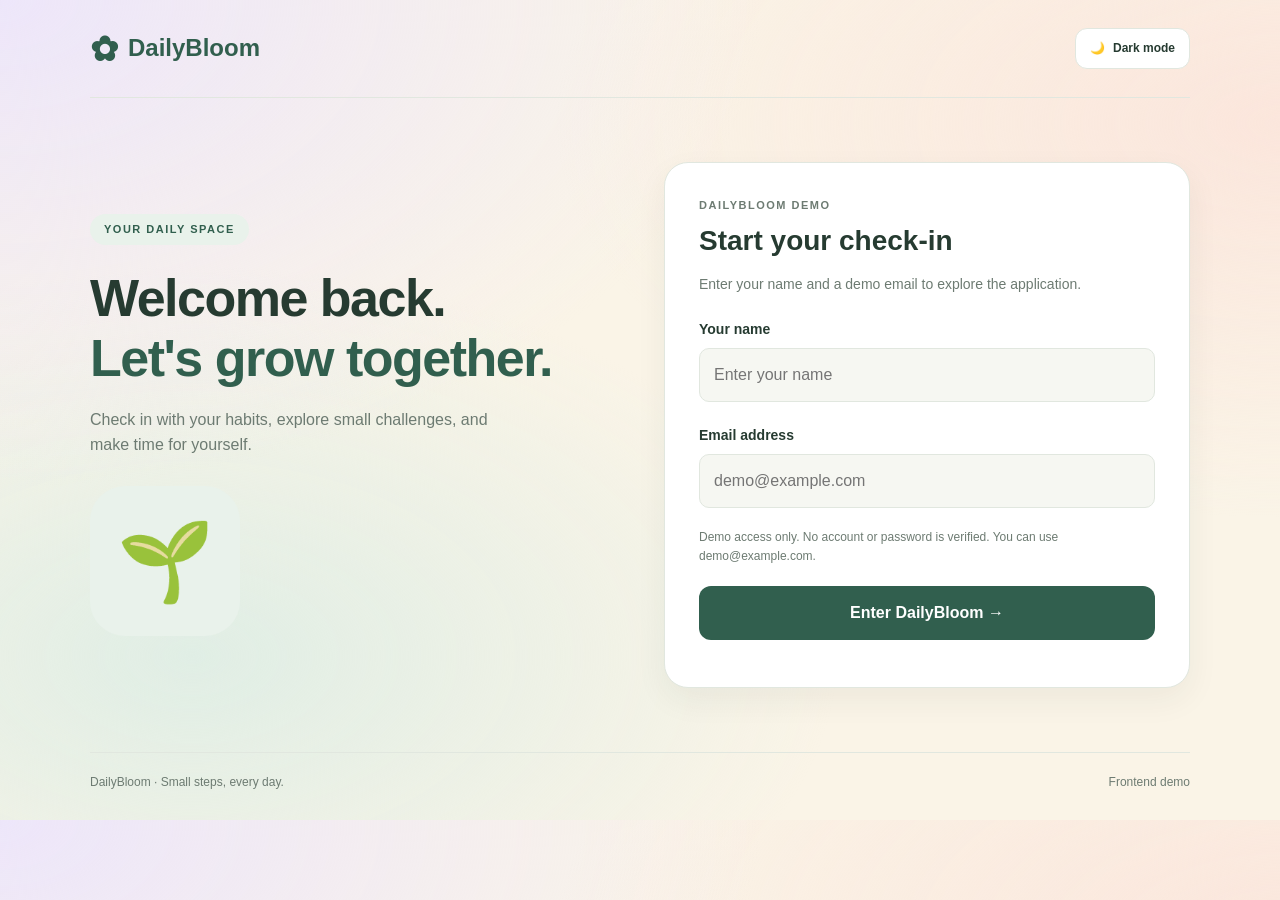
<file: habit-tracker/habit-tracker/login.html>
<!DOCTYPE html>
<html lang="en">
<head>
  <meta charset="UTF-8">

  <meta
    name="viewport"
    content="width=device-width, initial-scale=1.0"
  >

  <meta
    name="description"
    content="Enter the DailyBloom demo habit tracker."
  >

  <title>Login | DailyBloom</title>

  <link rel="stylesheet" href="./style.css">
</head>

<body>
  <div class="app">

    <header class="header">
      <a class="logo" href="./login.html">
        <span class="logo-icon" aria-hidden="true">✿</span>
        DailyBloom
      </a>

      <button
        class="theme-toggle"
        id="theme-toggle"
        type="button"
        aria-label="Toggle dark mode"
        aria-pressed="false"
      >
        <span id="theme-icon" aria-hidden="true">🌙</span>
        <span id="theme-text">Dark mode</span>
      </button>
    </header>

    <main class="login-layout">

      <section class="login-intro">
        <span class="badge">YOUR DAILY SPACE</span>

        <h1>
          Welcome back.<br>
          <span>Let's grow together.</span>
        </h1>

        <p>
          Check in with your habits, explore small challenges,
          and make time for yourself.
        </p>

        <div class="login-art" aria-hidden="true">🌱</div>
      </section>

      <section class="login-card" aria-labelledby="login-title">
        <p class="section-label">DAILYBLOOM DEMO</p>

        <h2 id="login-title">Start your check-in</h2>

        <p class="login-description">
          Enter your name and a demo email to explore the application.
        </p>

        <form id="login-form">

          <div class="login-field">
            <label for="display-name">Your name</label>

            <input
              id="display-name"
              name="displayName"
              type="text"
              placeholder="Enter your name"
              autocomplete="given-name"
              maxlength="60"
              required
            >
          </div>

          <div class="login-field">
            <label for="email">Email address</label>

            <input
              id="email"
              name="email"
              type="email"
              placeholder="demo@example.com"
              autocomplete="email"
              maxlength="254"
              required
            >
          </div>

          <p class="login-note">
            Demo access only. No account or password is verified.
            You can use demo@example.com.
          </p>

          <button class="login-submit" type="submit">
            Enter DailyBloom →
          </button>

          <p
            id="login-message"
            class="login-message"
            role="status"
          ></p>

        </form>
      </section>

    </main>

    <footer class="footer">
      <p>DailyBloom · Small steps, every day.</p>
      <span>Frontend demo</span>
    </footer>

  </div>

  <script src="./theme.js"></script>
  <script src="./session.js"></script>
  
</body>
</html>
</file>
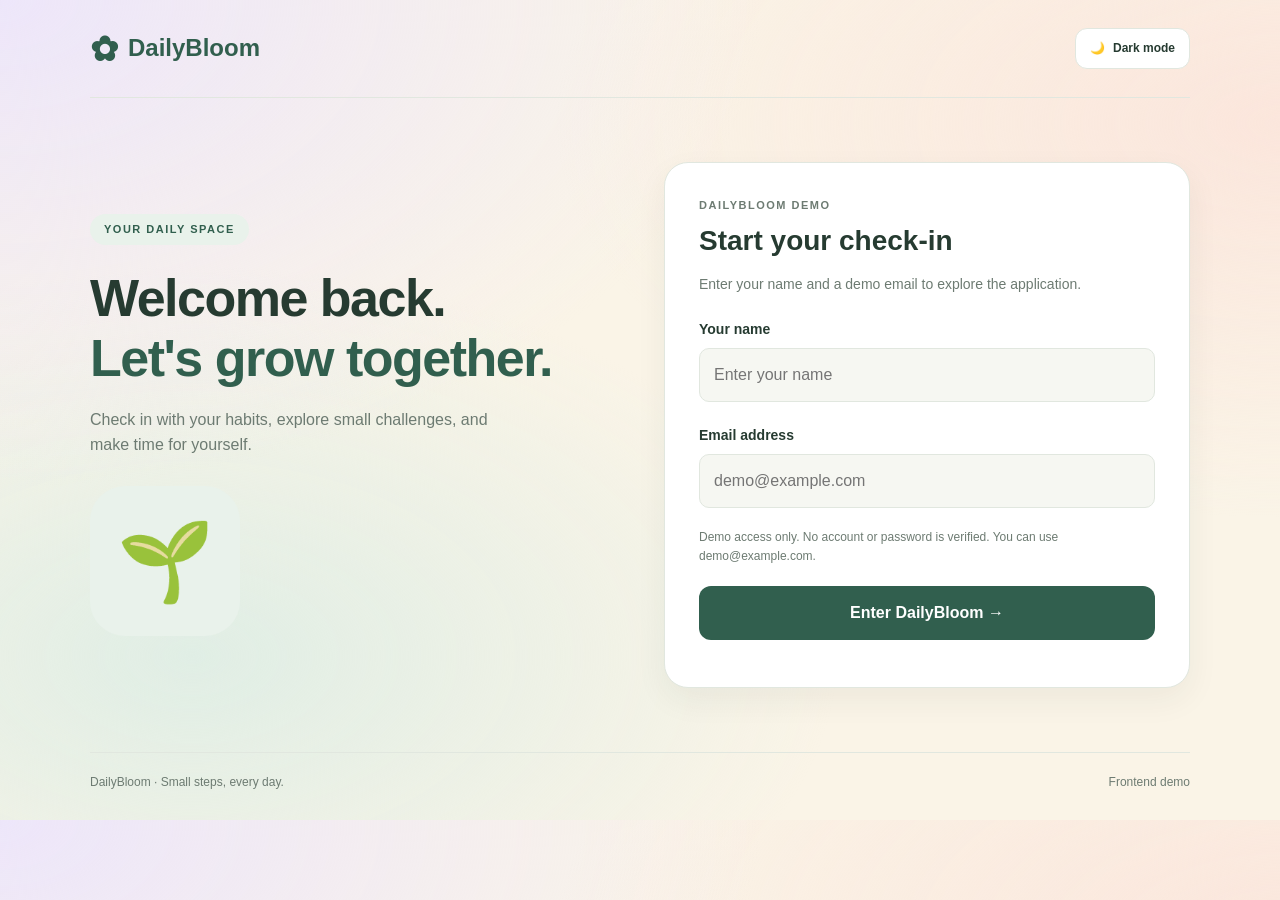
<file: habit-tracker/habit-tracker/mood.html>
<!DOCTYPE html>
<html lang="en">
<head>
  <meta charset="UTF-8">
  <meta name="viewport" content="width=device-width, initial-scale=1.0">

  <meta
    name="description"
    content="Pause and reflect with DailyBloom's simple mood check-in."
  >

  <title>Mood Check-in | DailyBloom</title>
  <link rel="stylesheet" href="./style.css">
</head>

<body class="mood-page">
  <div class="app">

    <header class="header">
      <a class="logo" href="./index.html">
        <span class="logo-icon" aria-hidden="true">✿</span>
        DailyBloom
      </a>

      <div class="account-controls">
  <span>
    Hi, <strong data-user-name>friend</strong>
  </span>

  <button
    class="logout-button"
    type="button"
    data-logout
  >
    Logout
  </button>
</div>
      <nav class="navigation" aria-label="Main navigation">
        <a href="./index.html">Home</a>
        <a href="./tips.html">Tips</a>
        <a href="./challenges.html">Challenges</a>
        <a href="./mood.html" aria-current="page">Mood</a>
        <a href="./about.html">About</a>
      </nav>
      <button
  class="theme-toggle"
  id="theme-toggle"
  type="button"
  aria-label="Toggle dark mode"
  aria-pressed="false"
>
  <span id="theme-icon" aria-hidden="true">🌙</span>
  <span id="theme-text">Dark mode</span>
</button>
    </header>

    <main>
      <section class="hero" aria-labelledby="mood-title">
        <span class="badge">A MOMENT JUST FOR YOU</span>

        <h1 id="mood-title">
          Pause for a moment.<br>
          <span>How do you feel?</span>
        </h1>

        <p class="hero-description">
          There is no perfect answer.
          Choose the feeling that fits you right now.
        </p>
      </section>

      <section class="mood-panel" aria-labelledby="choose-title">

        <fieldset class="mood-fieldset">
          <legend id="choose-title">Choose your current mood</legend>

          <div class="mood-options">

            <label class="mood-option">
              <input type="radio" name="mood" id="mood-happy" value="happy">

              <span class="mood-tile">
                <span class="mood-emoji" aria-hidden="true">😊</span>
                <span class="mood-name">Happy</span>
              </span>
            </label>

            <label class="mood-option">
              <input type="radio" name="mood" id="mood-calm" value="calm">

              <span class="mood-tile">
                <span class="mood-emoji" aria-hidden="true">😌</span>
                <span class="mood-name">Calm</span>
              </span>
            </label>

            <label class="mood-option">
              <input type="radio" name="mood" id="mood-okay" value="okay">

              <span class="mood-tile">
                <span class="mood-emoji" aria-hidden="true">🙂</span>
                <span class="mood-name">Okay</span>
              </span>
            </label>

            <label class="mood-option">
              <input type="radio" name="mood" id="mood-tired" value="tired">

              <span class="mood-tile">
                <span class="mood-emoji" aria-hidden="true">😴</span>
                <span class="mood-name">Tired</span>
              </span>
            </label>

            <label class="mood-option">
              <input type="radio" name="mood" id="mood-low" value="low">

              <span class="mood-tile">
                <span class="mood-emoji" aria-hidden="true">😔</span>
                <span class="mood-name">Low</span>
              </span>
            </label>

          </div>
        </fieldset>

        <div class="mood-feedback">

          <p class="mood-placeholder">
            Select a mood above to see a little encouragement.
          </p>

          <div class="mood-response response-happy">
            <h2>Enjoy your bright moment ☀️</h2>
            <p>
              Make room for something you enjoy,
              or write down what made you smile today.
            </p>
          </div>

          <div class="mood-response response-calm">
            <h2>Make space for this calm 🌿</h2>
            <p>
              Enjoy a quiet moment, a favourite song,
              or a few pages of a book.
            </p>
          </div>

          <div class="mood-response response-okay">
            <h2>An ordinary day counts too 🌤️</h2>
            <p>
              You don't need to do everything.
              Choose one manageable thing for your day.
            </p>
          </div>

          <div class="mood-response response-tired">
            <h2>You can take it gently 🌙</h2>
            <p>
              If you can, make room for a comfortable pause.
              Your routine can wait for a quieter moment.
            </p>
          </div>

          <div class="mood-response response-low">
            <h2>Be kind to yourself today 💛</h2>
            <p>
              You don't have to force a productive day.
              Consider a comforting activity or talking
              with someone you trust.
            </p>
          </div>

        </div>

        <p class="mood-storage-note">
          This is a temporary check-in. Your selection is not saved.
        </p>

      </section>

      <section class="reflection-panel" aria-labelledby="reflection-title">
        <span class="reflection-symbol" aria-hidden="true">💭</span>

        <div>
          <p class="section-label">A QUESTION TO THINK ABOUT</p>

          <h2 id="reflection-title">
            What would make today feel a little easier?
          </h2>

          <p>
            It could be a small break, a conversation,
            or finishing one simple task.
          </p>
        </div>
      </section>

      <section class="callout" aria-labelledby="routine-title">
        <div>
          <h2 id="routine-title">Return to your daily routine.</h2>
          <p>Choose the next small step that feels right for you.</p>
        </div>

        <a class="button-link" href="./index.html#habits">
          Open habit tracker →
        </a>
      </section>
    </main>

    <footer class="footer">
      <p>DailyBloom · Make room for better habits.</p>
      <span>Built with HTML &amp; CSS</span>
    </footer>

  </div>
  
  <script src="./theme.js"></script>
<script src="./session.js"></script>
</body>
</html>
</file>
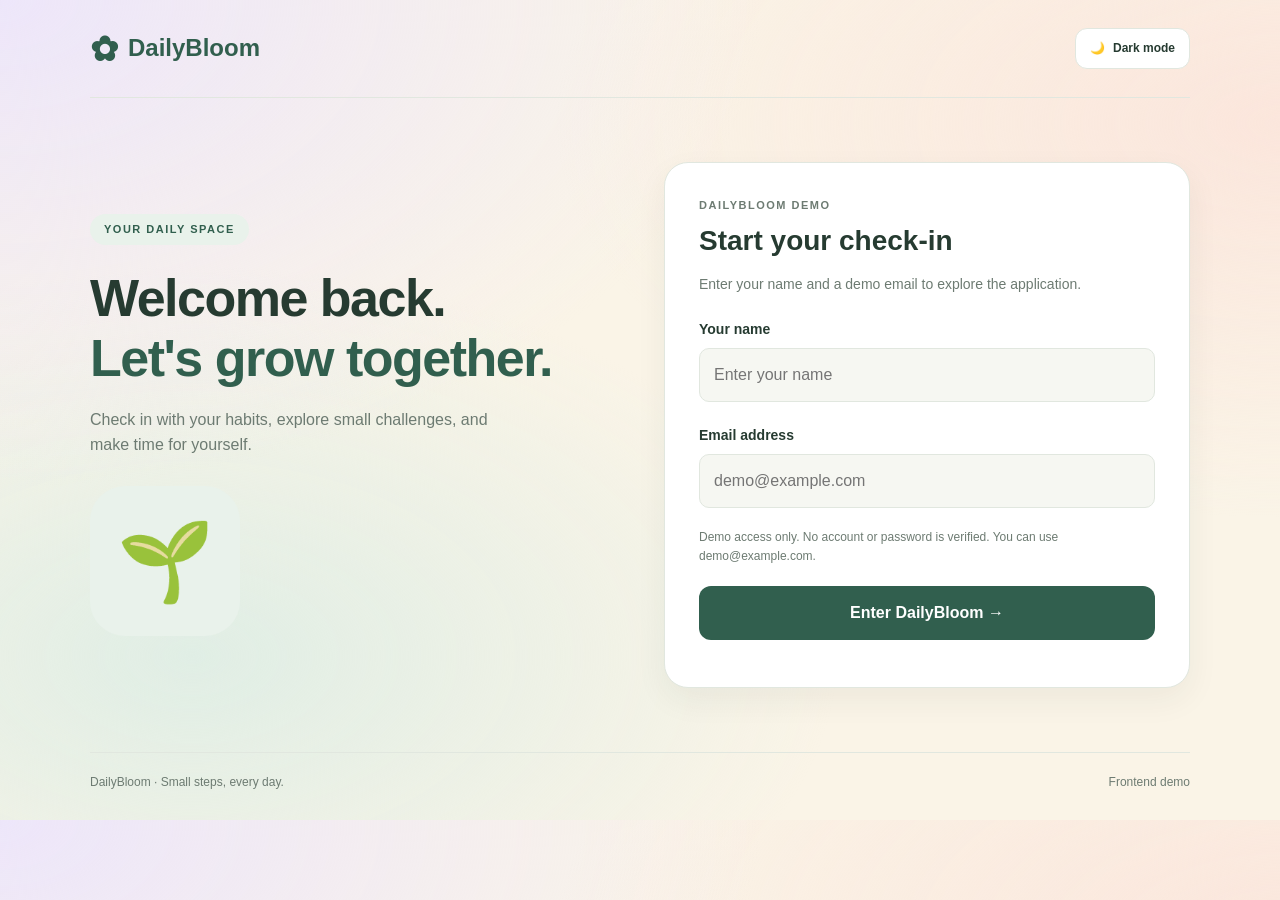
<file: habit-tracker/habit-tracker/tips.html>
<!DOCTYPE html>
<html lang="en">
<head>
  <meta charset="UTF-8">

  <meta name="viewport" content="width=device-width, initial-scale=1.0">

  <meta
    name="description"
    content="Simple ideas to build consistent daily habits with DailyBloom."
  >

  <title>Habit Tips | DailyBloom</title>

  <link rel="stylesheet" href="./style.css">
</head>

<body>
  <div class="app">

  ><header class="header">
  <a class="logo" href="./index.html">
    <span class="logo-icon" aria-hidden="true">✿</span>
    DailyBloom
  </a>

  <div class="account-controls">
  <span>
    Hi, <strong data-user-name>friend</strong>
  </span>

  <button
    class="logout-button"
    type="button"
    data-logout
  >
    Logout
  </button>
</div>
  <nav class="navigation" aria-label="Main navigation">
    <!-- Apne existing navigation links same rakho -->
     
  <a href="./index.html">Home</a>
  <a href="./tips.html" aria-current="page">Tips</a>
  <a href="./challenges.html">Challenges</a>
  <a href="./mood.html">Mood</a>
  <a href="./about.html">About</a>

  </nav>

  <button
    class="theme-toggle"
    id="theme-toggle"
    type="button"
    aria-label="Toggle dark mode"
    aria-pressed="false"
  >
    <span id="theme-icon" aria-hidden="true">🌙</span>
    <span id="theme-text">Dark mode</span>
  </button>
</header>

    <main>
      <section class="hero" aria-labelledby="tips-title">
        <span class="badge">A LITTLE INSPIRATION</span>

        <h1 id="tips-title">
          Small habits.<br>
          <span>Lasting progress.</span>
        </h1>

        <p class="hero-description">
          Make your routine easier with simple, practical ideas.
          Pick one tip and give it a try today.
        </p>
      </section>

      <section aria-labelledby="ideas-title">
        <div class="section-heading">
          <div>
            <p class="section-label">MAKE CONSISTENCY EASIER</p>
            <h2 id="ideas-title">Ideas for your everyday</h2>
          </div>

          <span class="routine-count">Start with what feels manageable</span>
        </div>

        <div class="tip-grid">

          <article class="tip-card tip-blue">
            <span class="tip-number">01</span>
            <span class="tip-emoji" aria-hidden="true">💧</span>

            <h3>Keep a reminder nearby</h3>

            <p>
              Keep your water bottle somewhere visible.
              A small reminder can help you remember your routine.
            </p>

            <span class="tip-tag">Stay hydrated</span>
          </article>

          <article class="tip-card tip-purple">
            <span class="tip-number">02</span>
            <span class="tip-emoji" aria-hidden="true">📖</span>

            <h3>Begin with one page</h3>

            <p>
              Choose a book you enjoy and start with a single page.
              Make the first step easy enough to repeat.
            </p>

            <span class="tip-tag">Keep learning</span>
          </article>

          <article class="tip-card tip-green">
            <span class="tip-number">03</span>
            <span class="tip-emoji" aria-hidden="true">🌿</span>

            <h3>Make room for a break</h3>

            <p>
              Choose a comfortable time to stand up, stretch,
              or enjoy a short walk at your own pace.
            </p>

            <span class="tip-tag">Enjoy movement</span>
          </article>

          <article class="tip-card tip-peach">
            <span class="tip-number">04</span>
            <span class="tip-emoji" aria-hidden="true">🎯</span>

            <h3>Focus on one small step</h3>

            <p>
              Avoid changing your entire routine at once.
              Pick one habit and give yourself time to practise it.
            </p>

            <span class="tip-tag">Start small</span>
          </article>

          <article class="tip-card tip-yellow">
            <span class="tip-number">05</span>
            <span class="tip-emoji" aria-hidden="true">⏰</span>

            <h3>Connect it to your routine</h3>

            <p>
              Try reading after breakfast or stretching after work.
              An existing routine can become your reminder.
            </p>

            <span class="tip-tag">Find your rhythm</span>
          </article>

          <article class="tip-card tip-pink">
            <span class="tip-number">06</span>
            <span class="tip-emoji" aria-hidden="true">✨</span>

            <h3>Celebrate showing up</h3>

            <p>
              Notice the effort you made today.
              If you miss a day, begin again with your next small step.
            </p>

            <span class="tip-tag">Be kind to yourself</span>
          </article>

        </div>
      </section>

      <section class="callout" aria-labelledby="start-title">
        <div>
          <h2 id="start-title">Ready for your next small win?</h2>
          <p>Head back to your tracker and check in with your habits.</p>
        </div>

        <a class="button-link" href="./index.html#habits">
          Open my tracker →
        </a>
      </section>
    </main>

    <footer class="footer">
      <p>DailyBloom · Make room for better habits.</p>
      <span>Built with HTML &amp; CSS</span>
    </footer>

  </div>
  
  <script src="./theme.js"></script>
<script src="./session.js"></script>
</body>
</html>
</file>
<file: habit-tracker/style.css>
/* ---------- Design variables ---------- */

:root {
  --background: #f6f7f2;
  --surface: #ffffff;
  --primary: #315f4e;
  --primary-light: #e9f2eb;
  --text: #263b31;
  --muted: #6d7b72;
  --border: #e1e7df;

  --radius: 20px;
  --shadow: 0 12px 32px rgb(38 59 49 / 6%);
}

/* ---------- Reset and base styles ---------- */

* {
  box-sizing: border-box;
}

body {
  margin: 0;
  background: var(--background);
  color: var(--text);
  font-family: "Segoe UI", Arial, sans-serif;
  line-height: 1.6;
}

a {
  color: inherit;
}

.app {
  width: min(1100px, 100% - 48px);
  margin-inline: auto;
}

/* ---------- Header ---------- */

.header {
  display: flex;
  align-items: center;
  justify-content: space-between;
  gap: 20px;
  padding-block: 28px;
  border-bottom: 1px solid var(--border);
}

.logo {
  display: inline-flex;
  align-items: center;
  gap: 10px;
  color: var(--primary);
  font-size: 24px;
  font-weight: 750;
  text-decoration: none;
}

.logo-icon {
  font-size: 34px;
  line-height: 1;
}

.header-link {
  font-size: 14px;
  font-weight: 600;
  text-decoration: none;
}

.header-link:hover {
  color: var(--primary);
  text-decoration: underline;
}

a:focus-visible {
  outline: 3px solid var(--primary);
  outline-offset: 5px;
  border-radius: 4px;
}

/* ---------- Hero ---------- */

.hero {
  max-width: 800px;
  margin-inline: auto;
  padding: 64px 0 48px;
  text-align: center;
}

.badge {
  display: inline-block;
  padding: 7px 14px;
  background: var(--primary-light);
  color: var(--primary);
  border-radius: 30px;
  font-size: 11px;
  font-weight: 700;
  letter-spacing: 1.5px;
}

.hero h1 {
  margin: 20px 0 16px;
  font-size: clamp(34px, 5vw, 56px);
  line-height: 1.15;
  letter-spacing: -2px;
}

.hero h1 span {
  color: var(--primary);
}

.hero-description {
  max-width: 580px;
  margin-inline: auto;
  color: var(--muted);
  font-size: 16px;
}

/* ---------- Tracker heading ---------- */

.section-heading {
  display: flex;
  align-items: center;
  justify-content: space-between;
  gap: 16px;
  margin-bottom: 24px;
}

.section-label {
  margin: 0 0 4px;
  color: var(--muted);
  font-size: 11px;
  font-weight: 700;
  letter-spacing: 1.5px;
}

.section-heading h2 {
  margin: 0;
  font-size: 27px;
}

.routine-count {
  color: var(--muted);
  font-size: 13px;
}

/* ---------- Habit cards ---------- */

.habit-grid {
  display: grid;
  grid-template-columns: repeat(3, minmax(0, 1fr));
  gap: 20px;
}

.habit-card {
  padding: 26px;
  background: var(--surface);
  border: 1px solid var(--border);
  border-radius: var(--radius);
  box-shadow: var(--shadow);
  transition:
    transform 180ms ease,
    border-color 180ms ease,
    background-color 180ms ease;
}

.habit-card:hover {
  transform: translateY(-4px);
  border-color: #a9c3ae;
}

.habit-icon {
  display: grid;
  place-items: center;
  width: 56px;
  height: 56px;
  border-radius: 16px;
  font-size: 27px;
}

.water {
  background: #e7f1fc;
}

.reading {
  background: #fff1d9;
}

.movement {
  background: #e9f2e2;
}

.category {
  margin: 24px 0 7px;
  color: var(--muted);
  font-size: 10px;
  font-weight: 700;
  letter-spacing: 1.5px;
}

.habit-card h3 {
  margin: 0;
  font-size: 21px;
}

.habit-description {
  min-height: 72px;
  margin: 10px 0 24px;
  color: var(--muted);
  font-size: 14px;
}

/* ---------- Accessible custom checkboxes ---------- */

.habit-control {
  position: relative;
  display: flex;
  align-items: center;
  gap: 10px;
  padding-top: 18px;
  border-top: 1px solid var(--border);
  cursor: pointer;
}

/* Hide visually while keeping keyboard accessibility. */

.habit-control input {
  position: absolute;
  width: 1px;
  height: 1px;
  padding: 0;
  margin: -1px;
  overflow: hidden;
  clip-path: inset(50%);
  white-space: nowrap;
}

.custom-checkbox {
  display: grid;
  place-items: center;
  flex-shrink: 0;
  width: 23px;
  height: 23px;
  background: white;
  border: 2px solid #bdcbbd;
  border-radius: 7px;
}

.control-text {
  font-size: 13px;
  font-weight: 600;
}

.habit-control input:checked + .custom-checkbox {
  background: var(--primary);
  border-color: var(--primary);
}

.habit-control input:checked + .custom-checkbox::after {
  content: "✓";
  color: white;
  font-size: 15px;
  font-weight: 700;
}

.habit-control input:focus-visible + .custom-checkbox {
  outline: 3px solid #8eae95;
  outline-offset: 4px;
}

.habit-card:has(input:checked) {
  background: #f0f7ef;
  border-color: #a9c3ae;
}

/* ---------- Progress panel ---------- */

.progress-panel {
  margin-top: 24px;
  padding: 25px 28px;
  background: var(--surface);
  border: 1px solid var(--border);
  border-radius: var(--radius);
}

.progress-heading {
  display: flex;
  align-items: center;
  justify-content: space-between;
  gap: 16px;
  margin-bottom: 15px;
}

.progress-heading h3 {
  margin: 0;
  font-size: 16px;
}

.progress-count {
  color: var(--primary);
  font-size: 13px;
  font-weight: 700;
}

.progress-count > span {
  display: none;
}

.progress-count .count-zero {
  display: inline;
}

.progress-track {
  height: 10px;
  overflow: hidden;
  background: #edf0e9;
  border-radius: 20px;
}

.progress-fill {
  width: 0;
  height: 100%;
  background: var(--primary);
  border-radius: inherit;
  transition: width 250ms ease;
}

.progress-message {
  margin-bottom: 0;
  color: var(--muted);
  font-size: 13px;
}

/* One or more completed habits. */

.tracker:has(input:checked) .progress-fill {
  width: 33.333%;
}

.tracker:has(input:checked) .count-zero {
  display: none;
}

.tracker:has(input:checked) .count-one {
  display: inline;
}

/* Two or more completed habits.
   The ~ selector finds another checked card later in the grid. */

.tracker:has(
  .habit-card:has(input:checked) ~ .habit-card:has(input:checked)
) .progress-fill {
  width: 66.667%;
}

.tracker:has(
  .habit-card:has(input:checked) ~ .habit-card:has(input:checked)
) .count-one {
  display: none;
}

.tracker:has(
  .habit-card:has(input:checked) ~ .habit-card:has(input:checked)
) .count-two {
  display: inline;
}

/* All three habits completed. */

.tracker:has(#water-habit:checked)
  :is(.unused-selector) {
  display: none;
}

.tracker:has(#water-habit:checked):has(#reading-habit:checked):has(
  #movement-habit:checked
) .progress-fill {
  width: 100%;
}

.tracker:has(#water-habit:checked):has(#reading-habit:checked):has(
  #movement-habit:checked
) .count-two {
  display: none;
}

.tracker:has(#water-habit:checked):has(#reading-habit:checked):has(
  #movement-habit:checked
) .count-three {
  display: inline;
}

/* ---------- Encouragement and footer ---------- */

.quote-panel {
  display: flex;
  align-items: center;
  justify-content: center;
  gap: 14px;
  margin-block: 32px;
  padding: 18px 24px;
  background: #eeeadd;
  border-radius: 14px;
  text-align: center;
}

.quote-icon {
  color: #8b7549;
  font-size: 24px;
}

.quote-panel p {
  margin: 0;
  color: #6f654e;
  font-size: 14px;
}

.footer {
  display: flex;
  align-items: center;
  justify-content: space-between;
  gap: 16px;
  padding: 20px 0 28px;
  border-top: 1px solid var(--border);
  color: var(--muted);
  font-size: 12px;
}

.footer p {
  margin: 0;
}

/* ---------- Responsive layout ---------- */

@media (max-width: 800px) {
  .habit-grid {
    grid-template-columns: 1fr;
  }

  .habit-description {
    min-height: auto;
  }

  .hero {
    padding-top: 42px;
  }
}

@media (max-width: 480px) {
  .app {
    width: calc(100% - 32px);
  }

  .logo {
    font-size: 20px;
  }

  .header-link {
    font-size: 12px;
  }

  .hero h1 {
    letter-spacing: -1px;
  }

  .section-heading,
  .progress-heading,
  .footer {
    flex-direction: column;
    align-items: flex-start;
    gap: 8px;
  }

  .habit-card,
  .progress-panel {
    padding: 22px;
  }
}

/* Respect users who prefer reduced motion. */

@media (prefers-reduced-motion: reduce) {
  .habit-card,
  .progress-fill {
    transition: none;
  }

  .habit-card:hover {
    transform: none;
  }
}

/* ---------- Colour additions for all pages ---------- */

body {
  background:
    radial-gradient(
      circle at 8% 5%,
      rgb(227 237 255 / 70%),
      transparent 35%
    ),
    radial-gradient(
      circle at 95% 28%,
      rgb(252 230 216 / 55%),
      transparent 32%
    ),
    var(--background);
}

/* ---------- Shared navigation ---------- */

.navigation {
  display: flex;
  align-items: center;
  flex-wrap: wrap;
  gap: 8px;
}

.navigation a {
  padding: 8px 14px;
  border-radius: 10px;
  color: var(--muted);
  font-size: 14px;
  font-weight: 600;
  text-decoration: none;
  transition:
    background-color 180ms ease,
    color 180ms ease;
}

.navigation a:hover {
  background: #e8ede4;
  color: var(--primary);
}

.navigation a[aria-current="page"] {
  background: var(--primary);
  color: white;
}

/* ---------- Colours for existing home cards ---------- */

.habit-card:nth-child(1) {
  border-top: 4px solid #82b6d9;
}

.habit-card:nth-child(2) {
  border-top: 4px solid #c6a0d4;
}

.habit-card:nth-child(3) {
  border-top: 4px solid #97b788;
}

.progress-fill {
  background: linear-gradient(90deg, #315f4e, #79a66d);
}

/* ---------- Tips page ---------- */

.tip-grid {
  display: grid;
  grid-template-columns: repeat(3, minmax(0, 1fr));
  gap: 20px;
}

.tip-card {
  position: relative;
  display: flex;
  flex-direction: column;
  align-items: flex-start;
  padding: 26px;
  border: 1px solid rgb(38 59 49 / 9%);
  border-radius: var(--radius);
  box-shadow: var(--shadow);
  transition: transform 180ms ease;
}

.tip-card:hover {
  transform: translateY(-4px);
}

.tip-blue {
  background: #eaf3fc;
}

.tip-purple {
  background: #f0eafa;
}

.tip-green {
  background: #eaf3e5;
}

.tip-peach {
  background: #fcecdf;
}

.tip-yellow {
  background: #fbf4da;
}

.tip-pink {
  background: #f9eaf0;
}

.tip-number {
  position: absolute;
  top: 22px;
  right: 24px;
  color: #667168;
  font-size: 13px;
  font-weight: 700;
}

.tip-emoji {
  margin-bottom: 18px;
  font-size: 32px;
}

.tip-card h3 {
  margin: 0 0 12px;
  font-size: 20px;
  line-height: 1.35;
}

.tip-card p {
  margin: 0 0 24px;
  color: #53645a;
  font-size: 14px;
}

.tip-tag {
  margin-top: auto;
  padding: 5px 11px;
  background: rgb(255 255 255 / 70%);
  border-radius: 20px;
  color: #41564a;
  font-size: 11px;
  font-weight: 600;
}

/* ---------- Shared callout ---------- */

.callout {
  display: flex;
  align-items: center;
  justify-content: space-between;
  gap: 24px;
  margin-block: 36px;
  padding: 30px;
  background: #e7eedf;
  border: 1px solid #d8e2ce;
  border-radius: var(--radius);
}

.callout h2 {
  margin: 0 0 8px;
  font-size: 23px;
  line-height: 1.35;
}

.callout p {
  margin: 0;
  color: #56694e;
  font-size: 14px;
}

.button-link {
  display: inline-block;
  flex-shrink: 0;
  padding: 12px 18px;
  background: var(--primary);
  border-radius: 11px;
  color: white;
  font-size: 13px;
  font-weight: 600;
  text-decoration: none;
  transition: background-color 180ms ease;
}

.button-link:hover {
  background: #234638;
}

/* ---------- About page ---------- */

.story-panel {
  display: grid;
  grid-template-columns: 0.85fr 1.15fr;
  overflow: hidden;
  background: var(--surface);
  border: 1px solid var(--border);
  border-radius: var(--radius);
  box-shadow: var(--shadow);
}

.story-art {
  display: flex;
  flex-direction: column;
  align-items: center;
  justify-content: center;
  padding: 40px;
  background: linear-gradient(145deg, #e2edd8, #d3e5db);
  text-align: center;
}

.story-art > span {
  font-size: 90px;
}

.story-art p {
  margin: 16px 0 0;
  color: #315640;
  font-size: 27px;
  font-weight: 700;
  line-height: 1.3;
}

.story-content {
  padding: 38px;
}

.story-content h2 {
  margin: 8px 0 16px;
  font-size: 29px;
  line-height: 1.3;
}

.story-content > p:not(.section-label) {
  color: var(--muted);
  font-size: 15px;
}

.text-link {
  display: inline-block;
  margin-top: 8px;
  color: var(--primary);
  font-weight: 700;
  text-underline-offset: 4px;
}

.features-section {
  margin-top: 42px;
}

.feature-grid {
  display: grid;
  grid-template-columns: repeat(3, minmax(0, 1fr));
  gap: 20px;
}

.feature-card {
  padding: 26px;
  background: var(--surface);
  border: 1px solid var(--border);
  border-radius: var(--radius);
}

.feature-icon {
  display: grid;
  place-items: center;
  width: 44px;
  height: 44px;
  background: #eaf0e3;
  border-radius: 12px;
  color: var(--primary);
  font-size: 24px;
  font-weight: 700;
}

.feature-card:nth-child(2) .feature-icon {
  background: #f0eafa;
  color: #705387;
}

.feature-card:nth-child(3) .feature-icon {
  background: #fcecdf;
  color: #8a5a35;
}

.feature-card h3 {
  margin: 18px 0 10px;
  font-size: 19px;
}

.feature-card p {
  margin: 0;
  color: var(--muted);
  font-size: 14px;
}

.project-note {
  margin-top: 30px;
  padding: 30px;
  background: #edf1f9;
  border: 1px solid #dce3ee;
  border-radius: var(--radius);
}

.project-note h2 {
  margin: 8px 0 14px;
  font-size: 25px;
}

.project-note > p:not(.section-label) {
  max-width: 780px;
  color: #59677c;
  font-size: 14px;
}

.technology-tags {
  display: flex;
  flex-wrap: wrap;
  gap: 8px;
  margin-top: 20px;
}

.technology-tags span {
  padding: 6px 12px;
  background: white;
  border: 1px solid #dce3ee;
  border-radius: 20px;
  color: #4c5c73;
  font-size: 12px;
  font-weight: 600;
}

/* ---------- Responsive styles for new pages ---------- */

@media (max-width: 900px) {
  .tip-grid {
    grid-template-columns: repeat(2, minmax(0, 1fr));
  }

  .callout {
    flex-direction: column;
    align-items: flex-start;
  }
}

@media (max-width: 700px) {
  .story-panel,
  .feature-grid {
    grid-template-columns: 1fr;
  }

  .story-art {
    padding: 28px;
  }

  .story-art > span {
    font-size: 64px;
  }

  .story-content {
    padding: 26px;
  }
}

@media (max-width: 540px) {
  .header {
    flex-direction: column;
    align-items: flex-start;
    gap: 16px;
  }

  .navigation {
    width: 100%;
  }

  .navigation a {
    flex: 1;
    text-align: center;
  }

  .tip-grid {
    grid-template-columns: 1fr;
  }

  .callout,
  .project-note {
    padding: 24px;
  }
}

@media (prefers-reduced-motion: reduce) {
  .navigation a,
  .tip-card,
  .button-link {
    transition: none;
  }

  .tip-card:hover {
    transform: none;
  }
}

/* ---------- Shared colour palette ---------- */

:root {
  --palette-mint: #e0eee5;
  --palette-lavender: #ede6fa;
  --palette-peach: #fbe6dc;
  --palette-sky: #e0edf9;
  --palette-cream: #faf4e7;
}

/* This overrides the earlier background while retaining its base colour. */

body {
  background:
    radial-gradient(
      ellipse at 0% 0%,
      var(--palette-lavender) 0,
      transparent 42%
    ),
    radial-gradient(
      ellipse at 100% 15%,
      var(--palette-peach) 0,
      transparent 40%
    ),
    radial-gradient(
      ellipse at 15% 80%,
      var(--palette-mint) 0,
      transparent 42%
    ),
    var(--palette-cream);
}

.challenges-page {
  background:
    radial-gradient(
      ellipse at 0% 10%,
      #e6dcf8 0,
      transparent 45%
    ),
    radial-gradient(
      ellipse at 100% 70%,
      #f8dfd3 0,
      transparent 45%
    ),
    #faf6f0;
}

.mood-page {
  background:
    radial-gradient(
      ellipse at 0% 0%,
      #dcecf7 0,
      transparent 45%
    ),
    radial-gradient(
      ellipse at 100% 60%,
      #e9def7 0,
      transparent 45%
    ),
    #f4f7f3;
}

/* ---------- Navigation for five pages ---------- */

.header {
  flex-wrap: wrap;
}

.navigation {
  gap: 5px;
}

.navigation a {
  padding: 8px 11px;
}

/* ---------- Challenges ---------- */

.challenge-grid {
  display: grid;
  grid-template-columns: repeat(3, minmax(0, 1fr));
  gap: 20px;
}

.challenge-card {
  position: relative;
  display: flex;
  flex-direction: column;
  align-items: flex-start;
  padding: 28px;
  border: 1px solid rgb(38 59 49 / 12%);
  border-radius: var(--radius);
  box-shadow: var(--shadow);
  transition:
    transform 180ms ease,
    box-shadow 180ms ease;
}

.challenge-card:hover {
  transform: translateY(-4px);
  box-shadow: 0 16px 30px rgb(38 59 49 / 10%);
}

.challenge-lavender {
  background: #eee7f8;
}

.challenge-peach {
  background: #fbe9df;
}

.challenge-mint {
  background: #e5f1e4;
}

.challenge-symbol {
  font-size: 42px;
  margin-bottom: 18px;
}

.challenge-time {
  padding: 5px 10px;
  background: rgb(255 255 255 / 75%);
  border-radius: 20px;
  color: #536159;
  font-size: 11px;
  font-weight: 700;
}

.challenge-card h3 {
  margin: 18px 0 12px;
  font-size: 22px;
  line-height: 1.3;
}

.challenge-card > p {
  margin: 0 0 24px;
  color: #53645a;
  font-size: 14px;
}

.challenge-action {
  position: relative;
  display: block;
  width: 100%;
  margin-top: auto;
  cursor: pointer;
}

.challenge-action input,
.mood-option input {
  position: absolute;
  width: 1px;
  height: 1px;
  margin: -1px;
  padding: 0;
  overflow: hidden;
  clip-path: inset(50%);
  white-space: nowrap;
}

.challenge-action > span {
  display: block;
  padding: 12px;
  background: white;
  border: 1px solid #b5c4b8;
  border-radius: 11px;
  color: var(--primary);
  font-size: 13px;
  font-weight: 700;
  text-align: center;
}

.challenge-action .action-complete {
  display: none;
}

.challenge-action input:checked ~ .action-default {
  display: none;
}

.challenge-action input:checked ~ .action-complete {
  display: block;
  background: var(--primary);
  border-color: var(--primary);
  color: white;
}

.challenge-action input:focus-visible ~ span {
  outline: 3px solid #527a60;
  outline-offset: 4px;
}

.challenge-card:has(input:checked) {
  box-shadow:
    0 0 0 2px #72957a,
    var(--shadow);
}

.challenge-celebration {
  display: none;
  align-items: center;
  gap: 18px;
  margin-top: 24px;
  padding: 24px;
  background: #e0efdd;
  border: 1px solid #bdd2b8;
  border-radius: var(--radius);
}

.challenge-celebration > span {
  font-size: 36px;
}

.challenge-celebration h3 {
  margin: 0 0 5px;
  font-size: 21px;
}

.challenge-celebration p {
  margin: 0;
  color: #53674e;
  font-size: 14px;
}

/* Show celebration when every challenge card is checked. */

.challenge-board:has(.challenge-card input:checked):not(
  :has(.challenge-card input:not(:checked))
) .challenge-celebration {
  display: flex;
}

.gentle-note {
  display: flex;
  align-items: center;
  gap: 16px;
  margin-top: 28px;
  padding: 20px 24px;
  background: rgb(255 255 255 / 70%);
  border: 1px solid var(--border);
  border-radius: 15px;
}

.gentle-note > span {
  color: #87642e;
  font-size: 26px;
}

.gentle-note p {
  margin: 0;
  color: var(--muted);
  font-size: 14px;
}

/* ---------- Mood check-in ---------- */

.mood-panel {
  padding: 32px;
  background: rgb(255 255 255 / 90%);
  border: 1px solid var(--border);
  border-radius: 24px;
  box-shadow: var(--shadow);
}

.mood-fieldset {
  min-width: 0;
  margin: 0;
  padding: 0;
  border: 0;
}

.mood-fieldset legend {
  margin-bottom: 24px;
  padding: 0;
  color: var(--text);
  font-size: 23px;
  font-weight: 700;
}

.mood-options {
  display: grid;
  grid-template-columns: repeat(5, minmax(0, 1fr));
  gap: 14px;
}

.mood-option {
  position: relative;
  cursor: pointer;
}

.mood-tile {
  display: flex;
  flex-direction: column;
  align-items: center;
  gap: 10px;
  padding: 22px 10px;
  background: #f3f4f0;
  border: 2px solid transparent;
  border-radius: 17px;
  transition:
    transform 180ms ease,
    background-color 180ms ease,
    border-color 180ms ease;
}

.mood-option:nth-child(1) .mood-tile {
  background: #faf1d6;
}

.mood-option:nth-child(2) .mood-tile {
  background: #e5f0e4;
}

.mood-option:nth-child(3) .mood-tile {
  background: #e7eef9;
}

.mood-option:nth-child(4) .mood-tile {
  background: #eee7f7;
}

.mood-option:nth-child(5) .mood-tile {
  background: #f8e7e9;
}

.mood-option:hover .mood-tile {
  transform: translateY(-3px);
}

.mood-emoji {
  font-size: 38px;
}

.mood-name {
  font-size: 14px;
  font-weight: 700;
}

.mood-option input:checked + .mood-tile {
  border-color: var(--primary);
  box-shadow: 0 0 0 3px rgb(49 95 78 / 12%);
}

.mood-option input:focus-visible + .mood-tile {
  outline: 3px solid #527a60;
  outline-offset: 4px;
}

.mood-feedback {
  min-height: 150px;
  margin-top: 28px;
  padding: 26px;
  background: #f5f3ed;
  border-radius: 17px;
}

.mood-placeholder {
  margin: 0;
  padding-block: 24px;
  color: var(--muted);
  text-align: center;
}

.mood-response {
  display: none;
}

.mood-response h2 {
  margin: 0 0 12px;
  font-size: 23px;
  line-height: 1.35;
}

.mood-response p {
  margin: 0;
  color: #596b5f;
  font-size: 15px;
}

.mood-panel:has(input[name="mood"]:checked) .mood-placeholder {
  display: none;
}

.mood-panel:has(#mood-happy:checked) .response-happy,
.mood-panel:has(#mood-calm:checked) .response-calm,
.mood-panel:has(#mood-okay:checked) .response-okay,
.mood-panel:has(#mood-tired:checked) .response-tired,
.mood-panel:has(#mood-low:checked) .response-low {
  display: block;
}

.mood-panel:has(#mood-happy:checked) .mood-feedback {
  background: #faf1d6;
}

.mood-panel:has(#mood-calm:checked) .mood-feedback {
  background: #e5f0e4;
}

.mood-panel:has(#mood-okay:checked) .mood-feedback {
  background: #e7eef9;
}

.mood-panel:has(#mood-tired:checked) .mood-feedback {
  background: #eee7f7;
}

.mood-panel:has(#mood-low:checked) .mood-feedback {
  background: #f8e7e9;
}

.mood-storage-note {
  margin: 20px 0 0;
  color: var(--muted);
  font-size: 12px;
  text-align: center;
}

.reflection-panel {
  display: flex;
  align-items: center;
  gap: 24px;
  margin-top: 28px;
  padding: 28px;
  background: #e8e4f3;
  border: 1px solid #d9d2e9;
  border-radius: var(--radius);
}

.reflection-symbol {
  flex-shrink: 0;
  font-size: 45px;
}

.reflection-panel h2 {
  margin: 8px 0 12px;
  font-size: 23px;
  line-height: 1.4;
}

.reflection-panel p:last-child {
  margin-bottom: 0;
  color: #625775;
  font-size: 14px;
}

/* ---------- Responsive layouts ---------- */

@media (max-width: 900px) {
  .challenge-grid {
    grid-template-columns: 1fr;
  }

  .mood-options {
    grid-template-columns: repeat(3, minmax(0, 1fr));
  }
}

@media (max-width: 540px) {
  .navigation {
    display: grid;
    grid-template-columns: repeat(3, minmax(0, 1fr));
    width: 100%;
  }

  .navigation a {
    padding: 9px 6px;
    font-size: 12px;
    text-align: center;
  }

  .mood-panel {
    padding: 22px;
  }

  .mood-options {
    grid-template-columns: repeat(2, minmax(0, 1fr));
  }

  .mood-feedback {
    padding: 20px;
  }

  .reflection-panel {
    flex-direction: column;
    align-items: flex-start;
    padding: 24px;
  }

  .challenge-celebration {
    align-items: flex-start;
  }
}

/* ---------- Reduced motion ---------- */

@media (prefers-reduced-motion: reduce) {
  .challenge-card,
  .mood-tile {
    transition: none;
  }

  .challenge-card:hover,
  .mood-option:hover .mood-tile {
    transform: none;
  }
}
/* ---------- Theme toggle ---------- */

.theme-toggle {
  display: inline-flex;
  align-items: center;
  justify-content: center;
  gap: 8px;
  padding: 10px 14px;
  background: var(--surface);
  border: 1px solid var(--border);
  border-radius: 12px;
  color: var(--text);
  font: inherit;
  font-size: 12px;
  font-weight: 600;
  cursor: pointer;
}

.theme-toggle:hover {
  border-color: var(--primary);
}

.theme-toggle:focus-visible {
  outline: 3px solid var(--primary);
  outline-offset: 4px;
}

/* ---------- Dark theme variables ---------- */

html[data-theme="dark"] {
  color-scheme: dark;

  --background: #111a18;
  --surface: #1b2824;
  --primary: #a3d8b7;
  --primary-light: #293e32;
  --text: #edf4ee;
  --muted: #b5c3bb;
  --border: #3a4d42;
  --shadow: 0 12px 32px rgb(0 0 0 / 22%);
}

/* Override the coloured backgrounds from previous CSS. */

html[data-theme="dark"] body {
  background:
    radial-gradient(
      ellipse at 0% 0%,
      #29273d 0,
      transparent 45%
    ),
    radial-gradient(
      ellipse at 100% 65%,
      #20392f 0,
      transparent 45%
    ),
    var(--background);

  color: var(--text);
}

/* ---------- Panels and cards ---------- */

html[data-theme="dark"] :is(
  .habit-card,
  .tip-card,
  .feature-card,
  .challenge-card,
  .progress-panel,
  .story-panel,
  .mood-panel,
  .project-note,
  .gentle-note,
  .reflection-panel,
  .quote-panel,
  .callout
) {
  background: var(--surface);
  border-color: var(--border);
}

html[data-theme="dark"] .habit-card:has(input:checked) {
  background: #273d2d;
  border-color: #92bf9e;
}

html[data-theme="dark"] .story-art {
  background: linear-gradient(145deg, #2a3e31, #233c39);
}

/* ---------- Text colours ---------- */

html[data-theme="dark"] :is(
  .habit-description,
  .tip-card p,
  .challenge-card > p,
  .feature-card p,
  .story-content > p:not(.section-label),
  .project-note > p:not(.section-label),
  .reflection-panel p:last-child,
  .quote-panel p,
  .callout p,
  .mood-response p,
  .challenge-celebration p,
  .tip-number
) {
  color: var(--muted);
}

html[data-theme="dark"] .story-art p {
  color: var(--text);
}

/* ---------- Small coloured elements ---------- */

html[data-theme="dark"] :is(
  .water,
  .reading,
  .movement,
  .feature-icon,
  .tip-tag,
  .challenge-time,
  .technology-tags span
) {
  background: #30433b;
  border-color: var(--border);
  color: var(--text);
}

html[data-theme="dark"] .feature-card:nth-child(2) .feature-icon {
  background: #40364e;
  color: #e2c9f3;
}

html[data-theme="dark"] .feature-card:nth-child(3) .feature-icon {
  background: #4b3b2e;
  color: #f0caaa;
}

/* ---------- Links and buttons ---------- */

html[data-theme="dark"] .navigation a:hover {
  background: #2c3d33;
  color: var(--text);
}

html[data-theme="dark"] .navigation a[aria-current="page"],
html[data-theme="dark"] .button-link,
html[data-theme="dark"] .challenge-action input:checked ~ .action-complete {
  background: var(--primary);
  color: #102319;
}

html[data-theme="dark"] .button-link:hover {
  background: #bce9cb;
}

html[data-theme="dark"] .challenge-action > span {
  background: #26392e;
  border-color: #789980;
  color: var(--text);
}

/* ---------- Home progress and checkboxes ---------- */

html[data-theme="dark"] .progress-track {
  background: #35443b;
}

html[data-theme="dark"] .progress-fill {
  background: linear-gradient(90deg, #78b98c, #b2dfbd);
}

html[data-theme="dark"] .custom-checkbox {
  background: #213128;
  border-color: #91aa97;
}

html[data-theme="dark"] .habit-control input:checked + .custom-checkbox {
  background: var(--primary);
  border-color: var(--primary);
}

html[data-theme="dark"] .habit-control input:checked + .custom-checkbox::after {
  color: #102319;
}

/* ---------- Mood tiles and selected feedback ---------- */

html[data-theme="dark"] .mood-option .mood-tile {
  background: #293932;
  color: var(--text);
}

html[data-theme="dark"] .mood-option:nth-child(1) .mood-tile {
  background: #443d28;
}

html[data-theme="dark"] .mood-option:nth-child(3) .mood-tile {
  background: #293b4b;
}

html[data-theme="dark"] .mood-option:nth-child(4) .mood-tile {
  background: #3b304b;
}

html[data-theme="dark"] .mood-option:nth-child(5) .mood-tile {
  background: #482f39;
}

/* Matches the specificity of existing mood feedback rules. */

html[data-theme="dark"] .mood-panel .mood-feedback {
  background: #293932;
}

html[data-theme="dark"] .challenge-celebration {
  background: #293e2e;
  border-color: #71957a;
}

/* ---------- Small screen toggle ---------- */

@media (max-width: 540px) {
  .theme-toggle {
    align-self: flex-end;
  }
}
</file>
<file: habit-tracker/habit-tracker/style.css>
/* ---------- Design variables ---------- */

:root {
  --background: #f6f7f2;
  --surface: #ffffff;
  --primary: #315f4e;
  --primary-light: #e9f2eb;
  --text: #263b31;
  --muted: #6d7b72;
  --border: #e1e7df;

  --radius: 20px;
  --shadow: 0 12px 32px rgb(38 59 49 / 6%);
}

/* ---------- Reset and base styles ---------- */

* {
  box-sizing: border-box;
}

body {
  margin: 0;
  background: var(--background);
  color: var(--text);
  font-family: "Segoe UI", Arial, sans-serif;
  line-height: 1.6;
}

a {
  color: inherit;
}

.app {
  width: min(1100px, 100% - 48px);
  margin-inline: auto;
}

/* ---------- Header ---------- */

.header {
  display: flex;
  align-items: center;
  justify-content: space-between;
  gap: 20px;
  padding-block: 28px;
  border-bottom: 1px solid var(--border);
}

.logo {
  display: inline-flex;
  align-items: center;
  gap: 10px;
  color: var(--primary);
  font-size: 24px;
  font-weight: 750;
  text-decoration: none;
}

.logo-icon {
  font-size: 34px;
  line-height: 1;
}

.header-link {
  font-size: 14px;
  font-weight: 600;
  text-decoration: none;
}

.header-link:hover {
  color: var(--primary);
  text-decoration: underline;
}

a:focus-visible {
  outline: 3px solid var(--primary);
  outline-offset: 5px;
  border-radius: 4px;
}

/* ---------- Hero ---------- */

.hero {
  max-width: 800px;
  margin-inline: auto;
  padding: 64px 0 48px;
  text-align: center;
}

.badge {
  display: inline-block;
  padding: 7px 14px;
  background: var(--primary-light);
  color: var(--primary);
  border-radius: 30px;
  font-size: 11px;
  font-weight: 700;
  letter-spacing: 1.5px;
}

.hero h1 {
  margin: 20px 0 16px;
  font-size: clamp(34px, 5vw, 56px);
  line-height: 1.15;
  letter-spacing: -2px;
}

.hero h1 span {
  color: var(--primary);
}

.hero-description {
  max-width: 580px;
  margin-inline: auto;
  color: var(--muted);
  font-size: 16px;
}

/* ---------- Tracker heading ---------- */

.section-heading {
  display: flex;
  align-items: center;
  justify-content: space-between;
  gap: 16px;
  margin-bottom: 24px;
}

.section-label {
  margin: 0 0 4px;
  color: var(--muted);
  font-size: 11px;
  font-weight: 700;
  letter-spacing: 1.5px;
}

.section-heading h2 {
  margin: 0;
  font-size: 27px;
}

.routine-count {
  color: var(--muted);
  font-size: 13px;
}

/* ---------- Habit cards ---------- */

.habit-grid {
  display: grid;
  grid-template-columns: repeat(3, minmax(0, 1fr));
  gap: 20px;
}

.habit-card {
  padding: 26px;
  background: var(--surface);
  border: 1px solid var(--border);
  border-radius: var(--radius);
  box-shadow: var(--shadow);
  transition:
    transform 180ms ease,
    border-color 180ms ease,
    background-color 180ms ease;
}

.habit-card:hover {
  transform: translateY(-4px);
  border-color: #a9c3ae;
}

.habit-icon {
  display: grid;
  place-items: center;
  width: 56px;
  height: 56px;
  border-radius: 16px;
  font-size: 27px;
}

.water {
  background: #e7f1fc;
}

.reading {
  background: #fff1d9;
}

.movement {
  background: #e9f2e2;
}

.category {
  margin: 24px 0 7px;
  color: var(--muted);
  font-size: 10px;
  font-weight: 700;
  letter-spacing: 1.5px;
}

.habit-card h3 {
  margin: 0;
  font-size: 21px;
}

.habit-description {
  min-height: 72px;
  margin: 10px 0 24px;
  color: var(--muted);
  font-size: 14px;
}

/* ---------- Accessible custom checkboxes ---------- */

.habit-control {
  position: relative;
  display: flex;
  align-items: center;
  gap: 10px;
  padding-top: 18px;
  border-top: 1px solid var(--border);
  cursor: pointer;
}

/* Hide visually while keeping keyboard accessibility. */

.habit-control input {
  position: absolute;
  width: 1px;
  height: 1px;
  padding: 0;
  margin: -1px;
  overflow: hidden;
  clip-path: inset(50%);
  white-space: nowrap;
}

.custom-checkbox {
  display: grid;
  place-items: center;
  flex-shrink: 0;
  width: 23px;
  height: 23px;
  background: white;
  border: 2px solid #bdcbbd;
  border-radius: 7px;
}

.control-text {
  font-size: 13px;
  font-weight: 600;
}

.habit-control input:checked + .custom-checkbox {
  background: var(--primary);
  border-color: var(--primary);
}

.habit-control input:checked + .custom-checkbox::after {
  content: "✓";
  color: white;
  font-size: 15px;
  font-weight: 700;
}

.habit-control input:focus-visible + .custom-checkbox {
  outline: 3px solid #8eae95;
  outline-offset: 4px;
}

.habit-card:has(input:checked) {
  background: #f0f7ef;
  border-color: #a9c3ae;
}

/* ---------- Progress panel ---------- */

.progress-panel {
  margin-top: 24px;
  padding: 25px 28px;
  background: var(--surface);
  border: 1px solid var(--border);
  border-radius: var(--radius);
}

.progress-heading {
  display: flex;
  align-items: center;
  justify-content: space-between;
  gap: 16px;
  margin-bottom: 15px;
}

.progress-heading h3 {
  margin: 0;
  font-size: 16px;
}

.progress-count {
  color: var(--primary);
  font-size: 13px;
  font-weight: 700;
}

.progress-count > span {
  display: none;
}

.progress-count .count-zero {
  display: inline;
}

.progress-track {
  height: 10px;
  overflow: hidden;
  background: #edf0e9;
  border-radius: 20px;
}

.progress-fill {
  width: 0;
  height: 100%;
  background: var(--primary);
  border-radius: inherit;
  transition: width 250ms ease;
}

.progress-message {
  margin-bottom: 0;
  color: var(--muted);
  font-size: 13px;
}

/* One or more completed habits. */

.tracker:has(input:checked) .progress-fill {
  width: 33.333%;
}

.tracker:has(input:checked) .count-zero {
  display: none;
}

.tracker:has(input:checked) .count-one {
  display: inline;
}

/* Two or more completed habits.
   The ~ selector finds another checked card later in the grid. */

.tracker:has(
  .habit-card:has(input:checked) ~ .habit-card:has(input:checked)
) .progress-fill {
  width: 66.667%;
}

.tracker:has(
  .habit-card:has(input:checked) ~ .habit-card:has(input:checked)
) .count-one {
  display: none;
}

.tracker:has(
  .habit-card:has(input:checked) ~ .habit-card:has(input:checked)
) .count-two {
  display: inline;
}

/* All three habits completed. */

.tracker:has(#water-habit:checked)
  :is(.unused-selector) {
  display: none;
}

.tracker:has(#water-habit:checked):has(#reading-habit:checked):has(
  #movement-habit:checked
) .progress-fill {
  width: 100%;
}

.tracker:has(#water-habit:checked):has(#reading-habit:checked):has(
  #movement-habit:checked
) .count-two {
  display: none;
}

.tracker:has(#water-habit:checked):has(#reading-habit:checked):has(
  #movement-habit:checked
) .count-three {
  display: inline;
}

/* ---------- Encouragement and footer ---------- */

.quote-panel {
  display: flex;
  align-items: center;
  justify-content: center;
  gap: 14px;
  margin-block: 32px;
  padding: 18px 24px;
  background: #eeeadd;
  border-radius: 14px;
  text-align: center;
}

.quote-icon {
  color: #8b7549;
  font-size: 24px;
}

.quote-panel p {
  margin: 0;
  color: #6f654e;
  font-size: 14px;
}

.footer {
  display: flex;
  align-items: center;
  justify-content: space-between;
  gap: 16px;
  padding: 20px 0 28px;
  border-top: 1px solid var(--border);
  color: var(--muted);
  font-size: 12px;
}

.footer p {
  margin: 0;
}

/* ---------- Responsive layout ---------- */

@media (max-width: 800px) {
  .habit-grid {
    grid-template-columns: 1fr;
  }

  .habit-description {
    min-height: auto;
  }

  .hero {
    padding-top: 42px;
  }
}

@media (max-width: 480px) {
  .app {
    width: calc(100% - 32px);
  }

  .logo {
    font-size: 20px;
  }

  .header-link {
    font-size: 12px;
  }

  .hero h1 {
    letter-spacing: -1px;
  }

  .section-heading,
  .progress-heading,
  .footer {
    flex-direction: column;
    align-items: flex-start;
    gap: 8px;
  }

  .habit-card,
  .progress-panel {
    padding: 22px;
  }
}

/* Respect users who prefer reduced motion. */

@media (prefers-reduced-motion: reduce) {
  .habit-card,
  .progress-fill {
    transition: none;
  }

  .habit-card:hover {
    transform: none;
  }
}

/* ---------- Colour additions for all pages ---------- */

body {
  background:
    radial-gradient(
      circle at 8% 5%,
      rgb(227 237 255 / 70%),
      transparent 35%
    ),
    radial-gradient(
      circle at 95% 28%,
      rgb(252 230 216 / 55%),
      transparent 32%
    ),
    var(--background);
}

/* ---------- Shared navigation ---------- */

.navigation {
  display: flex;
  align-items: center;
  flex-wrap: wrap;
  gap: 8px;
}

.navigation a {
  padding: 8px 14px;
  border-radius: 10px;
  color: var(--muted);
  font-size: 14px;
  font-weight: 600;
  text-decoration: none;
  transition:
    background-color 180ms ease,
    color 180ms ease;
}

.navigation a:hover {
  background: #e8ede4;
  color: var(--primary);
}

.navigation a[aria-current="page"] {
  background: var(--primary);
  color: white;
}

/* ---------- Colours for existing home cards ---------- */

.habit-card:nth-child(1) {
  border-top: 4px solid #82b6d9;
}

.habit-card:nth-child(2) {
  border-top: 4px solid #c6a0d4;
}

.habit-card:nth-child(3) {
  border-top: 4px solid #97b788;
}

.progress-fill {
  background: linear-gradient(90deg, #315f4e, #79a66d);
}

/* ---------- Tips page ---------- */

.tip-grid {
  display: grid;
  grid-template-columns: repeat(3, minmax(0, 1fr));
  gap: 20px;
}

.tip-card {
  position: relative;
  display: flex;
  flex-direction: column;
  align-items: flex-start;
  padding: 26px;
  border: 1px solid rgb(38 59 49 / 9%);
  border-radius: var(--radius);
  box-shadow: var(--shadow);
  transition: transform 180ms ease;
}

.tip-card:hover {
  transform: translateY(-4px);
}

.tip-blue {
  background: #eaf3fc;
}

.tip-purple {
  background: #f0eafa;
}

.tip-green {
  background: #eaf3e5;
}

.tip-peach {
  background: #fcecdf;
}

.tip-yellow {
  background: #fbf4da;
}

.tip-pink {
  background: #f9eaf0;
}

.tip-number {
  position: absolute;
  top: 22px;
  right: 24px;
  color: #667168;
  font-size: 13px;
  font-weight: 700;
}

.tip-emoji {
  margin-bottom: 18px;
  font-size: 32px;
}

.tip-card h3 {
  margin: 0 0 12px;
  font-size: 20px;
  line-height: 1.35;
}

.tip-card p {
  margin: 0 0 24px;
  color: #53645a;
  font-size: 14px;
}

.tip-tag {
  margin-top: auto;
  padding: 5px 11px;
  background: rgb(255 255 255 / 70%);
  border-radius: 20px;
  color: #41564a;
  font-size: 11px;
  font-weight: 600;
}

/* ---------- Shared callout ---------- */

.callout {
  display: flex;
  align-items: center;
  justify-content: space-between;
  gap: 24px;
  margin-block: 36px;
  padding: 30px;
  background: #e7eedf;
  border: 1px solid #d8e2ce;
  border-radius: var(--radius);
}

.callout h2 {
  margin: 0 0 8px;
  font-size: 23px;
  line-height: 1.35;
}

.callout p {
  margin: 0;
  color: #56694e;
  font-size: 14px;
}

.button-link {
  display: inline-block;
  flex-shrink: 0;
  padding: 12px 18px;
  background: var(--primary);
  border-radius: 11px;
  color: white;
  font-size: 13px;
  font-weight: 600;
  text-decoration: none;
  transition: background-color 180ms ease;
}

.button-link:hover {
  background: #234638;
}

/* ---------- About page ---------- */

.story-panel {
  display: grid;
  grid-template-columns: 0.85fr 1.15fr;
  overflow: hidden;
  background: var(--surface);
  border: 1px solid var(--border);
  border-radius: var(--radius);
  box-shadow: var(--shadow);
}

.story-art {
  display: flex;
  flex-direction: column;
  align-items: center;
  justify-content: center;
  padding: 40px;
  background: linear-gradient(145deg, #e2edd8, #d3e5db);
  text-align: center;
}

.story-art > span {
  font-size: 90px;
}

.story-art p {
  margin: 16px 0 0;
  color: #315640;
  font-size: 27px;
  font-weight: 700;
  line-height: 1.3;
}

.story-content {
  padding: 38px;
}

.story-content h2 {
  margin: 8px 0 16px;
  font-size: 29px;
  line-height: 1.3;
}

.story-content > p:not(.section-label) {
  color: var(--muted);
  font-size: 15px;
}

.text-link {
  display: inline-block;
  margin-top: 8px;
  color: var(--primary);
  font-weight: 700;
  text-underline-offset: 4px;
}

.features-section {
  margin-top: 42px;
}

.feature-grid {
  display: grid;
  grid-template-columns: repeat(3, minmax(0, 1fr));
  gap: 20px;
}

.feature-card {
  padding: 26px;
  background: var(--surface);
  border: 1px solid var(--border);
  border-radius: var(--radius);
}

.feature-icon {
  display: grid;
  place-items: center;
  width: 44px;
  height: 44px;
  background: #eaf0e3;
  border-radius: 12px;
  color: var(--primary);
  font-size: 24px;
  font-weight: 700;
}

.feature-card:nth-child(2) .feature-icon {
  background: #f0eafa;
  color: #705387;
}

.feature-card:nth-child(3) .feature-icon {
  background: #fcecdf;
  color: #8a5a35;
}

.feature-card h3 {
  margin: 18px 0 10px;
  font-size: 19px;
}

.feature-card p {
  margin: 0;
  color: var(--muted);
  font-size: 14px;
}

.project-note {
  margin-top: 30px;
  padding: 30px;
  background: #edf1f9;
  border: 1px solid #dce3ee;
  border-radius: var(--radius);
}

.project-note h2 {
  margin: 8px 0 14px;
  font-size: 25px;
}

.project-note > p:not(.section-label) {
  max-width: 780px;
  color: #59677c;
  font-size: 14px;
}

.technology-tags {
  display: flex;
  flex-wrap: wrap;
  gap: 8px;
  margin-top: 20px;
}

.technology-tags span {
  padding: 6px 12px;
  background: white;
  border: 1px solid #dce3ee;
  border-radius: 20px;
  color: #4c5c73;
  font-size: 12px;
  font-weight: 600;
}

/* ---------- Responsive styles for new pages ---------- */

@media (max-width: 900px) {
  .tip-grid {
    grid-template-columns: repeat(2, minmax(0, 1fr));
  }

  .callout {
    flex-direction: column;
    align-items: flex-start;
  }
}

@media (max-width: 700px) {
  .story-panel,
  .feature-grid {
    grid-template-columns: 1fr;
  }

  .story-art {
    padding: 28px;
  }

  .story-art > span {
    font-size: 64px;
  }

  .story-content {
    padding: 26px;
  }
}

@media (max-width: 540px) {
  .header {
    flex-direction: column;
    align-items: flex-start;
    gap: 16px;
  }

  .navigation {
    width: 100%;
  }

  .navigation a {
    flex: 1;
    text-align: center;
  }

  .tip-grid {
    grid-template-columns: 1fr;
  }

  .callout,
  .project-note {
    padding: 24px;
  }
}

@media (prefers-reduced-motion: reduce) {
  .navigation a,
  .tip-card,
  .button-link {
    transition: none;
  }

  .tip-card:hover {
    transform: none;
  }
}

/* ---------- Shared colour palette ---------- */

:root {
  --palette-mint: #e0eee5;
  --palette-lavender: #ede6fa;
  --palette-peach: #fbe6dc;
  --palette-sky: #e0edf9;
  --palette-cream: #faf4e7;
}

/* This overrides the earlier background while retaining its base colour. */

body {
  background:
    radial-gradient(
      ellipse at 0% 0%,
      var(--palette-lavender) 0,
      transparent 42%
    ),
    radial-gradient(
      ellipse at 100% 15%,
      var(--palette-peach) 0,
      transparent 40%
    ),
    radial-gradient(
      ellipse at 15% 80%,
      var(--palette-mint) 0,
      transparent 42%
    ),
    var(--palette-cream);
}

.challenges-page {
  background:
    radial-gradient(
      ellipse at 0% 10%,
      #e6dcf8 0,
      transparent 45%
    ),
    radial-gradient(
      ellipse at 100% 70%,
      #f8dfd3 0,
      transparent 45%
    ),
    #faf6f0;
}

.mood-page {
  background:
    radial-gradient(
      ellipse at 0% 0%,
      #dcecf7 0,
      transparent 45%
    ),
    radial-gradient(
      ellipse at 100% 60%,
      #e9def7 0,
      transparent 45%
    ),
    #f4f7f3;
}

/* ---------- Navigation for five pages ---------- */

.header {
  flex-wrap: wrap;
}

.navigation {
  gap: 5px;
}

.navigation a {
  padding: 8px 11px;
}

/* ---------- Challenges ---------- */

.challenge-grid {
  display: grid;
  grid-template-columns: repeat(3, minmax(0, 1fr));
  gap: 20px;
}

.challenge-card {
  position: relative;
  display: flex;
  flex-direction: column;
  align-items: flex-start;
  padding: 28px;
  border: 1px solid rgb(38 59 49 / 12%);
  border-radius: var(--radius);
  box-shadow: var(--shadow);
  transition:
    transform 180ms ease,
    box-shadow 180ms ease;
}

.challenge-card:hover {
  transform: translateY(-4px);
  box-shadow: 0 16px 30px rgb(38 59 49 / 10%);
}

.challenge-lavender {
  background: #eee7f8;
}

.challenge-peach {
  background: #fbe9df;
}

.challenge-mint {
  background: #e5f1e4;
}

.challenge-symbol {
  font-size: 42px;
  margin-bottom: 18px;
}

.challenge-time {
  padding: 5px 10px;
  background: rgb(255 255 255 / 75%);
  border-radius: 20px;
  color: #536159;
  font-size: 11px;
  font-weight: 700;
}

.challenge-card h3 {
  margin: 18px 0 12px;
  font-size: 22px;
  line-height: 1.3;
}

.challenge-card > p {
  margin: 0 0 24px;
  color: #53645a;
  font-size: 14px;
}

.challenge-action {
  position: relative;
  display: block;
  width: 100%;
  margin-top: auto;
  cursor: pointer;
}

.challenge-action input,
.mood-option input {
  position: absolute;
  width: 1px;
  height: 1px;
  margin: -1px;
  padding: 0;
  overflow: hidden;
  clip-path: inset(50%);
  white-space: nowrap;
}

.challenge-action > span {
  display: block;
  padding: 12px;
  background: white;
  border: 1px solid #b5c4b8;
  border-radius: 11px;
  color: var(--primary);
  font-size: 13px;
  font-weight: 700;
  text-align: center;
}

.challenge-action .action-complete {
  display: none;
}

.challenge-action input:checked ~ .action-default {
  display: none;
}

.challenge-action input:checked ~ .action-complete {
  display: block;
  background: var(--primary);
  border-color: var(--primary);
  color: white;
}

.challenge-action input:focus-visible ~ span {
  outline: 3px solid #527a60;
  outline-offset: 4px;
}

.challenge-card:has(input:checked) {
  box-shadow:
    0 0 0 2px #72957a,
    var(--shadow);
}

.challenge-celebration {
  display: none;
  align-items: center;
  gap: 18px;
  margin-top: 24px;
  padding: 24px;
  background: #e0efdd;
  border: 1px solid #bdd2b8;
  border-radius: var(--radius);
}

.challenge-celebration > span {
  font-size: 36px;
}

.challenge-celebration h3 {
  margin: 0 0 5px;
  font-size: 21px;
}

.challenge-celebration p {
  margin: 0;
  color: #53674e;
  font-size: 14px;
}

/* Show celebration when every challenge card is checked. */

.challenge-board:has(.challenge-card input:checked):not(
  :has(.challenge-card input:not(:checked))
) .challenge-celebration {
  display: flex;
}

.gentle-note {
  display: flex;
  align-items: center;
  gap: 16px;
  margin-top: 28px;
  padding: 20px 24px;
  background: rgb(255 255 255 / 70%);
  border: 1px solid var(--border);
  border-radius: 15px;
}

.gentle-note > span {
  color: #87642e;
  font-size: 26px;
}

.gentle-note p {
  margin: 0;
  color: var(--muted);
  font-size: 14px;
}

/* ---------- Mood check-in ---------- */

.mood-panel {
  padding: 32px;
  background: rgb(255 255 255 / 90%);
  border: 1px solid var(--border);
  border-radius: 24px;
  box-shadow: var(--shadow);
}

.mood-fieldset {
  min-width: 0;
  margin: 0;
  padding: 0;
  border: 0;
}

.mood-fieldset legend {
  margin-bottom: 24px;
  padding: 0;
  color: var(--text);
  font-size: 23px;
  font-weight: 700;
}

.mood-options {
  display: grid;
  grid-template-columns: repeat(5, minmax(0, 1fr));
  gap: 14px;
}

.mood-option {
  position: relative;
  cursor: pointer;
}

.mood-tile {
  display: flex;
  flex-direction: column;
  align-items: center;
  gap: 10px;
  padding: 22px 10px;
  background: #f3f4f0;
  border: 2px solid transparent;
  border-radius: 17px;
  transition:
    transform 180ms ease,
    background-color 180ms ease,
    border-color 180ms ease;
}

.mood-option:nth-child(1) .mood-tile {
  background: #faf1d6;
}

.mood-option:nth-child(2) .mood-tile {
  background: #e5f0e4;
}

.mood-option:nth-child(3) .mood-tile {
  background: #e7eef9;
}

.mood-option:nth-child(4) .mood-tile {
  background: #eee7f7;
}

.mood-option:nth-child(5) .mood-tile {
  background: #f8e7e9;
}

.mood-option:hover .mood-tile {
  transform: translateY(-3px);
}

.mood-emoji {
  font-size: 38px;
}

.mood-name {
  font-size: 14px;
  font-weight: 700;
}

.mood-option input:checked + .mood-tile {
  border-color: var(--primary);
  box-shadow: 0 0 0 3px rgb(49 95 78 / 12%);
}

.mood-option input:focus-visible + .mood-tile {
  outline: 3px solid #527a60;
  outline-offset: 4px;
}

.mood-feedback {
  min-height: 150px;
  margin-top: 28px;
  padding: 26px;
  background: #f5f3ed;
  border-radius: 17px;
}

.mood-placeholder {
  margin: 0;
  padding-block: 24px;
  color: var(--muted);
  text-align: center;
}

.mood-response {
  display: none;
}

.mood-response h2 {
  margin: 0 0 12px;
  font-size: 23px;
  line-height: 1.35;
}

.mood-response p {
  margin: 0;
  color: #596b5f;
  font-size: 15px;
}

.mood-panel:has(input[name="mood"]:checked) .mood-placeholder {
  display: none;
}

.mood-panel:has(#mood-happy:checked) .response-happy,
.mood-panel:has(#mood-calm:checked) .response-calm,
.mood-panel:has(#mood-okay:checked) .response-okay,
.mood-panel:has(#mood-tired:checked) .response-tired,
.mood-panel:has(#mood-low:checked) .response-low {
  display: block;
}

.mood-panel:has(#mood-happy:checked) .mood-feedback {
  background: #faf1d6;
}

.mood-panel:has(#mood-calm:checked) .mood-feedback {
  background: #e5f0e4;
}

.mood-panel:has(#mood-okay:checked) .mood-feedback {
  background: #e7eef9;
}

.mood-panel:has(#mood-tired:checked) .mood-feedback {
  background: #eee7f7;
}

.mood-panel:has(#mood-low:checked) .mood-feedback {
  background: #f8e7e9;
}

.mood-storage-note {
  margin: 20px 0 0;
  color: var(--muted);
  font-size: 12px;
  text-align: center;
}

.reflection-panel {
  display: flex;
  align-items: center;
  gap: 24px;
  margin-top: 28px;
  padding: 28px;
  background: #e8e4f3;
  border: 1px solid #d9d2e9;
  border-radius: var(--radius);
}

.reflection-symbol {
  flex-shrink: 0;
  font-size: 45px;
}

.reflection-panel h2 {
  margin: 8px 0 12px;
  font-size: 23px;
  line-height: 1.4;
}

.reflection-panel p:last-child {
  margin-bottom: 0;
  color: #625775;
  font-size: 14px;
}

/* ---------- Responsive layouts ---------- */

@media (max-width: 900px) {
  .challenge-grid {
    grid-template-columns: 1fr;
  }

  .mood-options {
    grid-template-columns: repeat(3, minmax(0, 1fr));
  }
}

@media (max-width: 540px) {
  .navigation {
    display: grid;
    grid-template-columns: repeat(3, minmax(0, 1fr));
    width: 100%;
  }

  .navigation a {
    padding: 9px 6px;
    font-size: 12px;
    text-align: center;
  }

  .mood-panel {
    padding: 22px;
  }

  .mood-options {
    grid-template-columns: repeat(2, minmax(0, 1fr));
  }

  .mood-feedback {
    padding: 20px;
  }

  .reflection-panel {
    flex-direction: column;
    align-items: flex-start;
    padding: 24px;
  }

  .challenge-celebration {
    align-items: flex-start;
  }
}

/* ---------- Reduced motion ---------- */

@media (prefers-reduced-motion: reduce) {
  .challenge-card,
  .mood-tile {
    transition: none;
  }

  .challenge-card:hover,
  .mood-option:hover .mood-tile {
    transform: none;
  }
}
/* ---------- Theme toggle ---------- */

.theme-toggle {
  display: inline-flex;
  align-items: center;
  justify-content: center;
  gap: 8px;
  padding: 10px 14px;
  background: var(--surface);
  border: 1px solid var(--border);
  border-radius: 12px;
  color: var(--text);
  font: inherit;
  font-size: 12px;
  font-weight: 600;
  cursor: pointer;
}

.theme-toggle:hover {
  border-color: var(--primary);
}

.theme-toggle:focus-visible {
  outline: 3px solid var(--primary);
  outline-offset: 4px;
}

/* ---------- Dark theme variables ---------- */

html[data-theme="dark"] {
  color-scheme: dark;

  --background: #111a18;
  --surface: #1b2824;
  --primary: #a3d8b7;
  --primary-light: #293e32;
  --text: #edf4ee;
  --muted: #b5c3bb;
  --border: #3a4d42;
  --shadow: 0 12px 32px rgb(0 0 0 / 22%);
}

/* Override the coloured backgrounds from previous CSS. */

html[data-theme="dark"] body {
  background:
    radial-gradient(
      ellipse at 0% 0%,
      #29273d 0,
      transparent 45%
    ),
    radial-gradient(
      ellipse at 100% 65%,
      #20392f 0,
      transparent 45%
    ),
    var(--background);

  color: var(--text);
}

/* ---------- Panels and cards ---------- */

html[data-theme="dark"] :is(
  .habit-card,
  .tip-card,
  .feature-card,
  .challenge-card,
  .progress-panel,
  .story-panel,
  .mood-panel,
  .project-note,
  .gentle-note,
  .reflection-panel,
  .quote-panel,
  .callout
) {
  background: var(--surface);
  border-color: var(--border);
}

html[data-theme="dark"] .habit-card:has(input:checked) {
  background: #273d2d;
  border-color: #92bf9e;
}

html[data-theme="dark"] .story-art {
  background: linear-gradient(145deg, #2a3e31, #233c39);
}

/* ---------- Text colours ---------- */

html[data-theme="dark"] :is(
  .habit-description,
  .tip-card p,
  .challenge-card > p,
  .feature-card p,
  .story-content > p:not(.section-label),
  .project-note > p:not(.section-label),
  .reflection-panel p:last-child,
  .quote-panel p,
  .callout p,
  .mood-response p,
  .challenge-celebration p,
  .tip-number
) {
  color: var(--muted);
}

html[data-theme="dark"] .story-art p {
  color: var(--text);
}

/* ---------- Small coloured elements ---------- */

html[data-theme="dark"] :is(
  .water,
  .reading,
  .movement,
  .feature-icon,
  .tip-tag,
  .challenge-time,
  .technology-tags span
) {
  background: #30433b;
  border-color: var(--border);
  color: var(--text);
}

html[data-theme="dark"] .feature-card:nth-child(2) .feature-icon {
  background: #40364e;
  color: #e2c9f3;
}

html[data-theme="dark"] .feature-card:nth-child(3) .feature-icon {
  background: #4b3b2e;
  color: #f0caaa;
}

/* ---------- Links and buttons ---------- */

html[data-theme="dark"] .navigation a:hover {
  background: #2c3d33;
  color: var(--text);
}

html[data-theme="dark"] .navigation a[aria-current="page"],
html[data-theme="dark"] .button-link,
html[data-theme="dark"] .challenge-action input:checked ~ .action-complete {
  background: var(--primary);
  color: #102319;
}

html[data-theme="dark"] .button-link:hover {
  background: #bce9cb;
}

html[data-theme="dark"] .challenge-action > span {
  background: #26392e;
  border-color: #789980;
  color: var(--text);
}

/* ---------- Home progress and checkboxes ---------- */

html[data-theme="dark"] .progress-track {
  background: #35443b;
}

html[data-theme="dark"] .progress-fill {
  background: linear-gradient(90deg, #78b98c, #b2dfbd);
}

html[data-theme="dark"] .custom-checkbox {
  background: #213128;
  border-color: #91aa97;
}

html[data-theme="dark"] .habit-control input:checked + .custom-checkbox {
  background: var(--primary);
  border-color: var(--primary);
}

html[data-theme="dark"] .habit-control input:checked + .custom-checkbox::after {
  color: #102319;
}

/* ---------- Mood tiles and selected feedback ---------- */

html[data-theme="dark"] .mood-option .mood-tile {
  background: #293932;
  color: var(--text);
}

html[data-theme="dark"] .mood-option:nth-child(1) .mood-tile {
  background: #443d28;
}

html[data-theme="dark"] .mood-option:nth-child(3) .mood-tile {
  background: #293b4b;
}

html[data-theme="dark"] .mood-option:nth-child(4) .mood-tile {
  background: #3b304b;
}

html[data-theme="dark"] .mood-option:nth-child(5) .mood-tile {
  background: #482f39;
}

/* Matches the specificity of existing mood feedback rules. */

html[data-theme="dark"] .mood-panel .mood-feedback {
  background: #293932;
}

html[data-theme="dark"] .challenge-celebration {
  background: #293e2e;
  border-color: #71957a;
}

/* ---------- Small screen toggle ---------- */

@media (max-width: 540px) {
  .theme-toggle {
    align-self: flex-end;
  }
}

/* ---------- Login page ---------- */

.login-layout {
  display: grid;
  grid-template-columns: 1fr 1fr;
  align-items: center;
  gap: 48px;
  padding-block: 64px;
}

.login-intro h1 {
  margin: 24px 0 18px;
  font-size: clamp(34px, 5vw, 52px);
  line-height: 1.15;
  letter-spacing: -1.5px;
}

.login-intro h1 span {
  color: var(--primary);
}

.login-intro > p {
  max-width: 420px;
  color: var(--muted);
}

.login-art {
  display: grid;
  place-items: center;
  width: 150px;
  height: 150px;
  margin-top: 28px;
  background: var(--primary-light);
  border-radius: 35px;
  font-size: 78px;
}

.login-card {
  padding: 34px;
  background: var(--surface);
  border: 1px solid var(--border);
  border-radius: 24px;
  box-shadow: var(--shadow);
}

.login-card h2 {
  margin: 8px 0 12px;
  font-size: 28px;
  line-height: 1.3;
}

.login-description {
  color: var(--muted);
  font-size: 14px;
}

.login-field {
  margin-top: 22px;
}

.login-field label {
  display: block;
  margin-bottom: 8px;
  font-size: 14px;
  font-weight: 600;
}

.login-field input {
  width: 100%;
  padding: 13px 14px;
  background: var(--background);
  border: 1px solid var(--border);
  border-radius: 10px;
  color: var(--text);
  font: inherit;
}

.login-field input:focus-visible {
  outline: 3px solid var(--primary);
  outline-offset: 3px;
}

.login-note {
  margin-block: 20px;
  color: var(--muted);
  font-size: 12px;
}

.login-submit {
  width: 100%;
  padding: 14px;
  background: #315f4e;
  border: 0;
  border-radius: 12px;
  color: white;
  font: inherit;
  font-weight: 700;
  cursor: pointer;
}

.login-submit:hover {
  background: #244b3c;
}

.login-message {
  margin-bottom: 0;
  color: var(--text);
  font-size: 13px;
}

/* ---------- Account controls ---------- */

.account-controls {
  display: flex;
  align-items: center;
  flex-wrap: wrap;
  gap: 12px;
  font-size: 13px;
}

.account-controls strong {
  overflow-wrap: anywhere;
}

.logout-button {
  padding: 8px 12px;
  background: var(--surface);
  border: 1px solid var(--border);
  border-radius: 10px;
  color: var(--text);
  font: inherit;
  cursor: pointer;
}

.logout-button:hover {
  border-color: var(--primary);
}

.login-submit:focus-visible,
.logout-button:focus-visible {
  outline: 3px solid var(--primary);
  outline-offset: 4px;
}

/* ---------- Dark theme ---------- */

html[data-theme="dark"] .login-submit {
  background: var(--primary);
  color: #102319;
}

html[data-theme="dark"] .login-submit:hover {
  background: #bce9cb;
}

/* ---------- Mobile ---------- */

@media (max-width: 760px) {
  .login-layout {
    grid-template-columns: 1fr;
    gap: 30px;
    padding-block: 36px;
  }

  .login-art {
    display: none;
  }

  .login-card {
    padding: 26px;
  }
}

/* ---------- Login page ---------- */

.login-layout {
  display: grid;
  grid-template-columns: 1fr 1fr;
  align-items: center;
  gap: 48px;
  padding-block: 64px;
}

.login-intro h1 {
  margin: 24px 0 18px;
  font-size: clamp(34px, 5vw, 52px);
  line-height: 1.15;
  letter-spacing: -1.5px;
}

.login-intro h1 span {
  color: var(--primary);
}

.login-intro > p {
  max-width: 420px;
  color: var(--muted);
}

.login-art {
  display: grid;
  place-items: center;
  width: 150px;
  height: 150px;
  margin-top: 28px;
  background: var(--primary-light);
  border-radius: 35px;
  font-size: 78px;
}

.login-card {
  padding: 34px;
  background: var(--surface);
  border: 1px solid var(--border);
  border-radius: 24px;
  box-shadow: var(--shadow);
}

.login-card h2 {
  margin: 8px 0 12px;
  font-size: 28px;
  line-height: 1.3;
}

.login-description {
  color: var(--muted);
  font-size: 14px;
}

.login-field {
  margin-top: 22px;
}

.login-field label {
  display: block;
  margin-bottom: 8px;
  font-size: 14px;
  font-weight: 600;
}

.login-field input {
  width: 100%;
  padding: 13px 14px;
  background: var(--background);
  border: 1px solid var(--border);
  border-radius: 10px;
  color: var(--text);
  font: inherit;
}

.login-field input:focus-visible {
  outline: 3px solid var(--primary);
  outline-offset: 3px;
}

.login-note {
  margin-block: 20px;
  color: var(--muted);
  font-size: 12px;
}

.login-submit {
  width: 100%;
  padding: 14px;
  background: #315f4e;
  border: 0;
  border-radius: 12px;
  color: white;
  font: inherit;
  font-weight: 700;
  cursor: pointer;
}

.login-submit:hover {
  background: #244b3c;
}

.login-message {
  margin-bottom: 0;
  color: var(--text);
  font-size: 13px;
}

/* ---------- Account controls ---------- */

.account-controls {
  display: flex;
  align-items: center;
  flex-wrap: wrap;
  gap: 12px;
  font-size: 13px;
}

.account-controls strong {
  overflow-wrap: anywhere;
}

.logout-button {
  padding: 8px 12px;
  background: var(--surface);
  border: 1px solid var(--border);
  border-radius: 10px;
  color: var(--text);
  font: inherit;
  cursor: pointer;
}

.logout-button:hover {
  border-color: var(--primary);
}

.login-submit:focus-visible,
.logout-button:focus-visible {
  outline: 3px solid var(--primary);
  outline-offset: 4px;
}

/* ---------- Dark theme ---------- */

html[data-theme="dark"] .login-submit {
  background: var(--primary);
  color: #102319;
}

html[data-theme="dark"] .login-submit:hover {
  background: #bce9cb;
}

/* ---------- Mobile ---------- */

@media (max-width: 760px) {
  .login-layout {
    grid-template-columns: 1fr;
    gap: 30px;
    padding-block: 36px;
  }

  .login-art {
    display: none;
  }

  .login-card {
    padding: 26px;
  }
}
</file>
